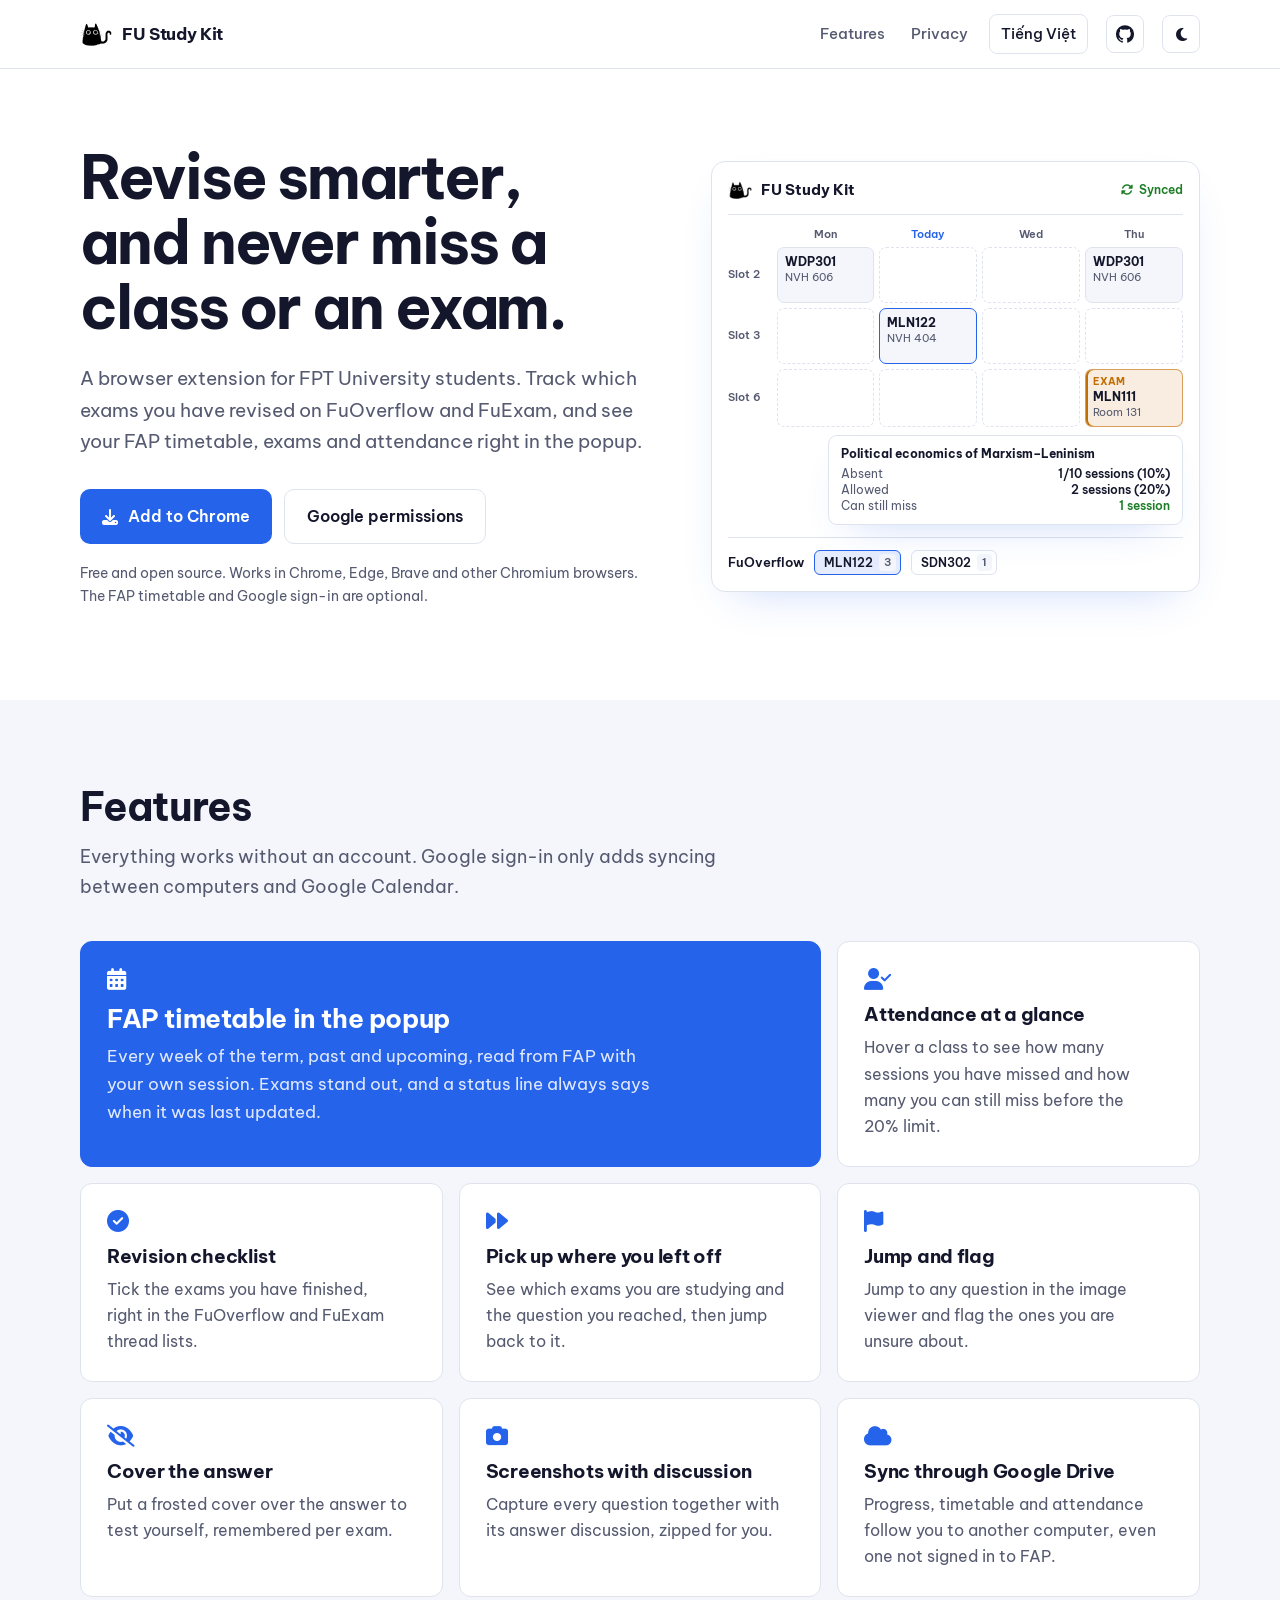
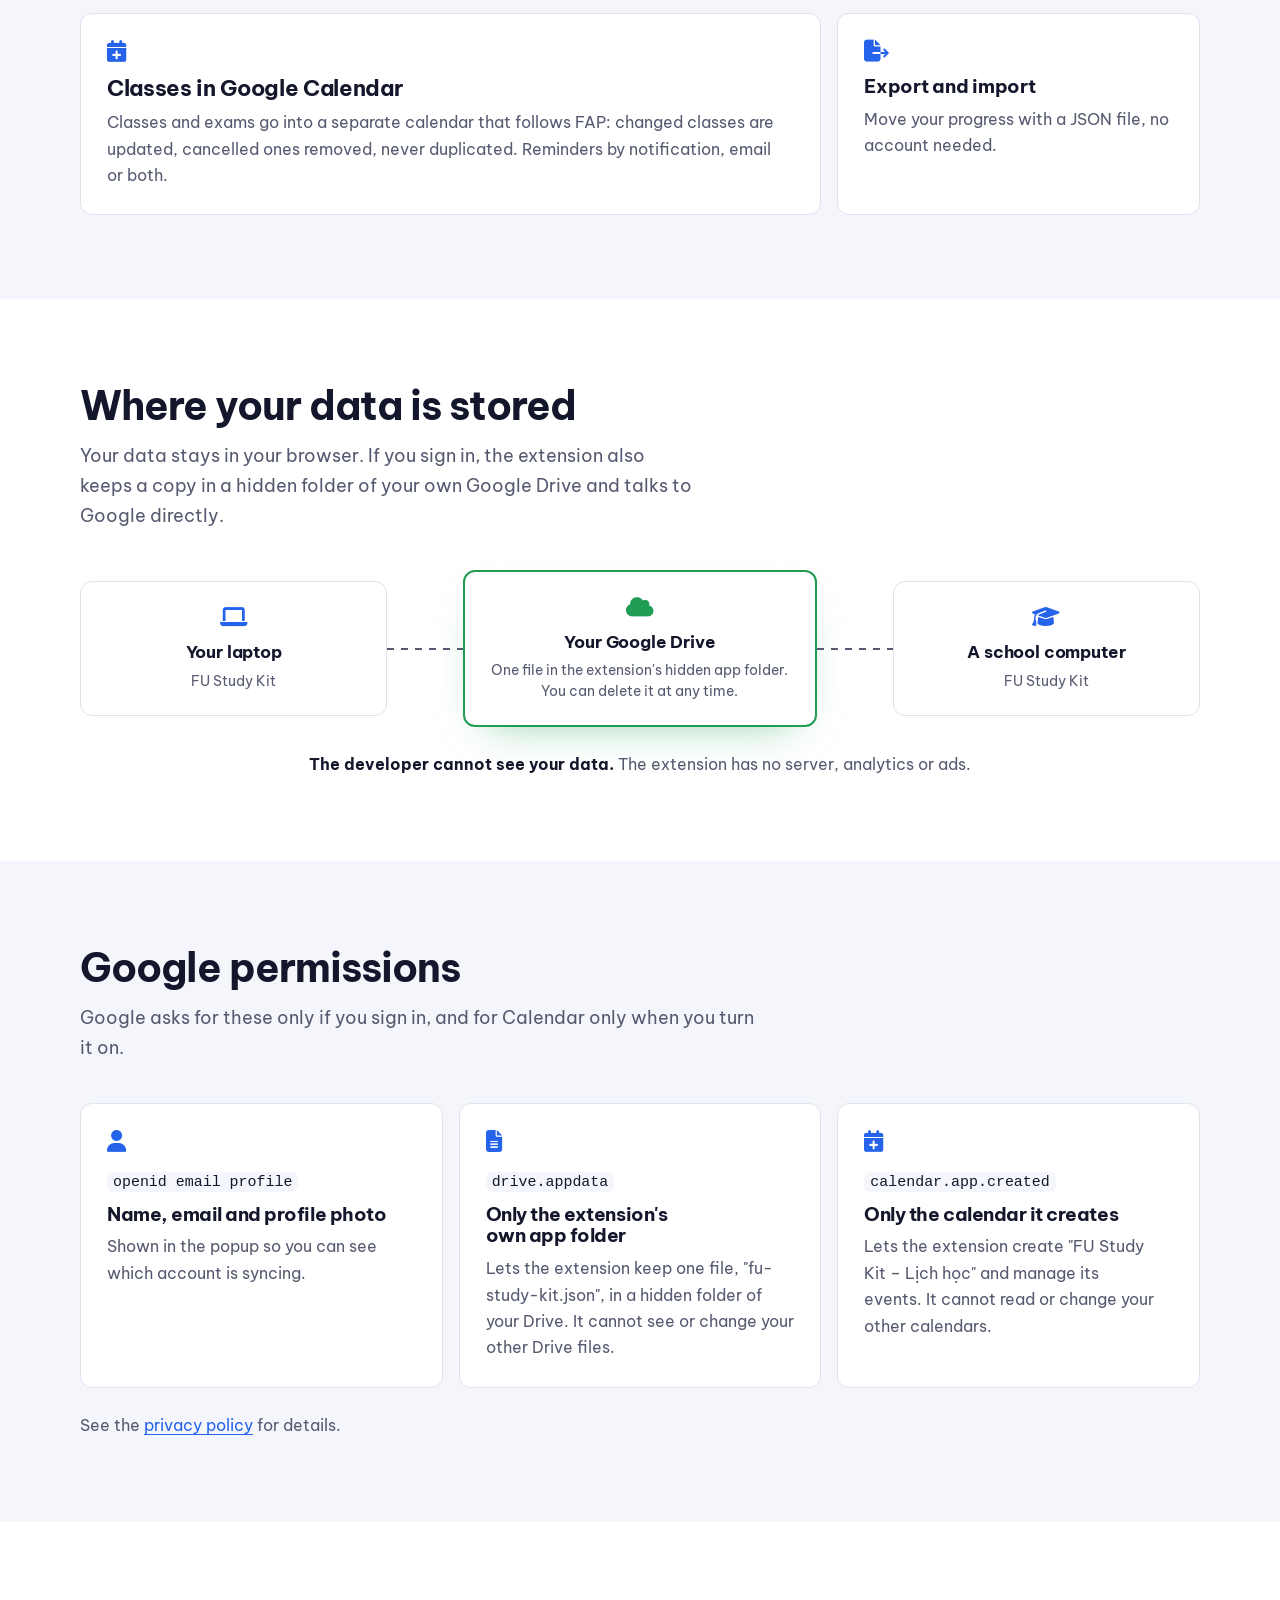
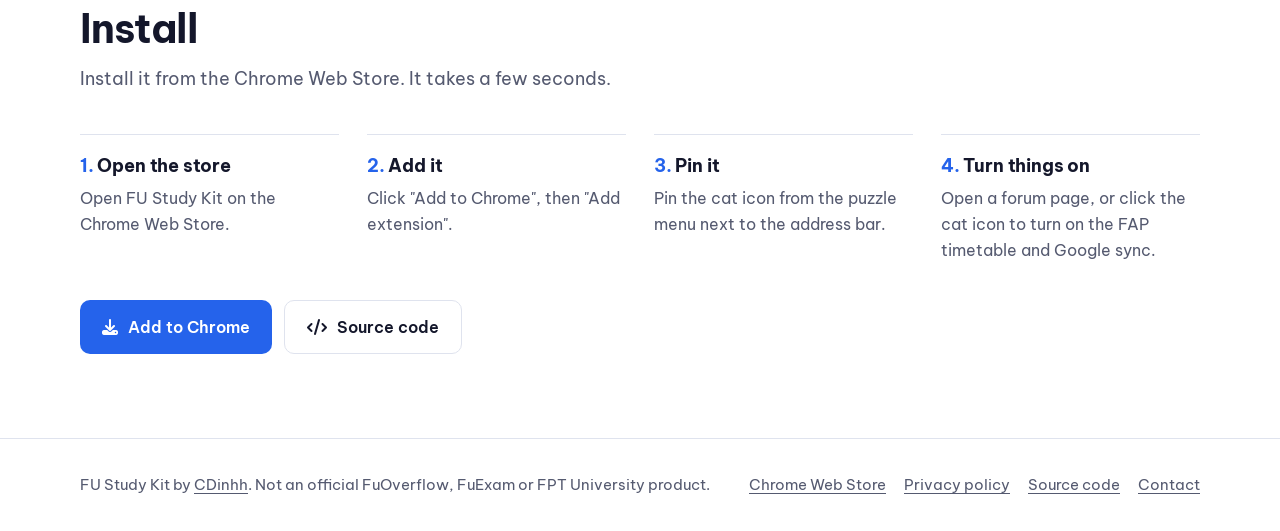
<file: docs/index.html>
<!DOCTYPE html>
<html lang="en">

<head>
    <meta charset="UTF-8">
    <meta name="viewport" content="width=device-width, initial-scale=1">
    <meta name="google-site-verification" content="4THz7EFTzZwPEtGQkziAWZdnXijk4Wt-ieP6y3-kEX8">
    <title>FU Study Kit</title>
    <meta name="description" content="A free, open source browser extension for FPT University students: track exam revision on FuOverflow and FuExam, and see your FAP timetable, exams and attendance in the popup.">
    <link rel="canonical" href="https://cdinhh.github.io/Extension-FU-Study-Kit/">
    <link rel="alternate" hreflang="en" href="https://cdinhh.github.io/Extension-FU-Study-Kit/">
    <link rel="alternate" hreflang="vi" href="https://cdinhh.github.io/Extension-FU-Study-Kit/vi/">
    <meta property="og:title" content="FU Study Kit">
    <meta property="og:description" content="Exam revision checklist for FuOverflow and FuExam, and your FAP timetable, exams and attendance in one popup.">
    <meta property="og:image" content="https://cdinhh.github.io/Extension-FU-Study-Kit/logo.png">
    <link rel="icon" type="image/png" href="logo.png">
    <script src="theme.js"></script>
    <link rel="preconnect" href="https://fonts.googleapis.com">
    <link rel="preconnect" href="https://fonts.gstatic.com" crossorigin>
    <link rel="stylesheet" href="https://fonts.googleapis.com/css2?family=Be+Vietnam+Pro:wght@400;500;600;700&display=swap">
    <link rel="stylesheet" href="style.css">
</head>

<body>
    <a class="skip" href="#main">Skip to content</a>

    <header class="site-head">
        <div class="wrap">
            <a class="mark" href="./"><img src="logo.png" alt="FU Study Kit" width="32" height="32"><span>FU Study Kit</span></a>
            <nav class="nav" aria-label="Main">
                <a href="#features">Features</a>
                <a href="privacy.html">Privacy</a>
                <a class="lang" href="vi/" hreflang="vi" lang="vi">Tiếng Việt</a>
            </nav>
            <a class="head-btn" href="https://github.com/CDinhh/Extension-FU-Study-Kit" aria-label="GitHub repository" title="GitHub repository"><svg viewBox="0 0 24 24" width="18" height="18" fill="currentColor" aria-hidden="true"><path d="M12 .3a12 12 0 0 0-3.8 23.38c.6.12.83-.26.83-.58v-2.03c-3.34.73-4.04-1.61-4.04-1.61-.55-1.39-1.33-1.76-1.33-1.76-1.09-.74.08-.73.08-.73 1.2.09 1.84 1.24 1.84 1.24 1.07 1.83 2.81 1.3 3.5 1 .1-.78.42-1.31.76-1.61-2.67-.3-5.47-1.33-5.47-5.93 0-1.31.47-2.38 1.24-3.22-.13-.3-.54-1.52.1-3.18 0 0 1-.32 3.3 1.23a11.5 11.5 0 0 1 6 0c2.28-1.55 3.29-1.23 3.29-1.23.64 1.66.23 2.88.12 3.18a4.65 4.65 0 0 1 1.23 3.22c0 4.61-2.8 5.63-5.48 5.92.42.37.81 1.1.81 2.22v3.29c0 .32.21.7.82.58A12 12 0 0 0 12 .3"/></svg></a>
            <button class="theme-toggle" type="button" hidden aria-pressed="false" aria-label="Dark mode" title="Dark mode"><i class="fa-solid fa-moon" aria-hidden="true"></i><i class="fa-solid fa-sun" aria-hidden="true"></i></button>
        </div>
    </header>

    <main id="main">
        <section class="hero">
            <div class="wrap">
                <div>
                    <h1>Revise smarter, and never miss a class or an exam.</h1>
                    <p class="lede">A browser extension for FPT University students. Track which exams you have revised on FuOverflow and FuExam, and see your FAP timetable, exams and attendance right in the popup.</p>
                    <div class="cta">
                        <a class="btn btn-primary" href="https://chromewebstore.google.com/detail/galbpjelfcjibchlldbobcghedbccoke"><i class="fa-solid fa-download" aria-hidden="true"></i>Add to Chrome</a>
                        <a class="btn btn-ghost" href="#permissions">Google permissions</a>
                    </div>
                    <p class="fine">Free and open source. Works in Chrome, Edge, Brave and other Chromium browsers. The FAP timetable and Google sign-in are optional.</p>
                </div>

                <div class="mock" role="img" aria-label="Illustration of the extension popup: a weekly timetable with an exam slot, a tooltip showing a course's attendance, and the subjects revised on FuOverflow.">
                    <div class="mock-head">
                        <img src="logo.png" alt="" width="24" height="24">
                        FU Study Kit
                        <span class="sync-pill"><i class="fa-solid fa-rotate" aria-hidden="true"></i>Synced</span>
                    </div>
                    <div class="mock-tt">
                        <span></span>
                        <span class="day">Mon</span>
                        <span class="day today">Today</span>
                        <span class="day">Wed</span>
                        <span class="day">Thu</span>
                        <span class="slot">Slot 2</span>
                        <div class="c"><b>WDP301</b>NVH 606</div>
                        <div class="c empty"></div>
                        <div class="c empty"></div>
                        <div class="c"><b>WDP301</b>NVH 606</div>
                        <span class="slot">Slot 3</span>
                        <div class="c empty"></div>
                        <div class="c hover"><b>MLN122</b>NVH 404</div>
                        <div class="c empty"></div>
                        <div class="c empty"></div>
                        <span class="slot">Slot 6</span>
                        <div class="c empty"></div>
                        <div class="c empty"></div>
                        <div class="c empty"></div>
                        <div class="c exam"><i>EXAM</i><b>MLN111</b>Room 131</div>
                    </div>
                    <div class="mock-tip">
                        <b>Political economics of Marxism–Leninism</b>
                        <span>Absent <em>1/10 sessions (10%)</em></span>
                        <span>Allowed <em>2 sessions (20%)</em></span>
                        <span>Can still miss <em class="ok">1 session</em></span>
                    </div>
                    <div class="mock-sites">
                        FuOverflow
                        <span class="chip on">MLN122 <span>3</span></span>
                        <span class="chip">SDN302 <span>1</span></span>
                    </div>
                </div>
            </div>
        </section>

        <section class="section alt" id="features">
            <div class="wrap">
                <div class="section-head in">
                    <h2>Features</h2>
                    <p>Everything works without an account. Google sign-in only adds syncing between computers and Google Calendar.</p>
                </div>
                <div class="bento">
                    <article class="tile wide in">
                        <i class="icon fa-solid fa-calendar-days" aria-hidden="true"></i>
                        <h3>FAP timetable in the popup</h3>
                        <p>Every week of the term, past and upcoming, read from FAP with your own session. Exams stand out, and a status line always says when it was last updated.</p>
                    </article>
                    <article class="tile in">
                        <i class="icon fa-solid fa-user-check" aria-hidden="true"></i>
                        <h3>Attendance at a glance</h3>
                        <p>Hover a class to see how many sessions you have missed and how many you can still miss before the 20% limit.</p>
                    </article>
                    <article class="tile in">
                        <i class="icon fa-solid fa-circle-check" aria-hidden="true"></i>
                        <h3>Revision checklist</h3>
                        <p>Tick the exams you have finished, right in the FuOverflow and FuExam thread lists.</p>
                    </article>
                    <article class="tile in">
                        <i class="icon fa-solid fa-forward" aria-hidden="true"></i>
                        <h3>Pick up where you left off</h3>
                        <p>See which exams you are studying and the question you reached, then jump back to it.</p>
                    </article>
                    <article class="tile in">
                        <i class="icon fa-solid fa-flag" aria-hidden="true"></i>
                        <h3>Jump and flag</h3>
                        <p>Jump to any question in the image viewer and flag the ones you are unsure about.</p>
                    </article>
                    <article class="tile in">
                        <i class="icon fa-solid fa-eye-slash" aria-hidden="true"></i>
                        <h3>Cover the answer</h3>
                        <p>Put a frosted cover over the answer to test yourself, remembered per exam.</p>
                    </article>
                    <article class="tile in">
                        <i class="icon fa-solid fa-camera" aria-hidden="true"></i>
                        <h3>Screenshots with discussion</h3>
                        <p>Capture every question together with its answer discussion, zipped for you.</p>
                    </article>
                    <article class="tile in">
                        <i class="icon fa-solid fa-cloud" aria-hidden="true"></i>
                        <h3>Sync through Google Drive</h3>
                        <p>Progress, timetable and attendance follow you to another computer, even one not signed in to FAP.</p>
                    </article>
                    <article class="tile span in">
                        <i class="icon fa-solid fa-calendar-plus" aria-hidden="true"></i>
                        <h3>Classes in Google Calendar</h3>
                        <p>Classes and exams go into a separate calendar that follows FAP: changed classes are updated, cancelled ones removed, never duplicated. Reminders by notification, email or both.</p>
                    </article>
                    <article class="tile in">
                        <i class="icon fa-solid fa-file-export" aria-hidden="true"></i>
                        <h3>Export and import</h3>
                        <p>Move your progress with a JSON file, no account needed.</p>
                    </article>
                </div>
            </div>
        </section>

        <section class="section" id="sync">
            <div class="wrap">
                <div class="section-head in">
                    <h2>Where your data is stored</h2>
                    <p>Your data stays in your browser. If you sign in, the extension also keeps a copy in a hidden folder of your own Google Drive and talks to Google directly.</p>
                </div>
                <div class="flow in">
                    <div class="node">
                        <i class="icon fa-solid fa-laptop" aria-hidden="true"></i>
                        <strong>Your laptop</strong>
                        <small>FU Study Kit</small>
                    </div>
                    <div class="pipe" aria-hidden="true"></div>
                    <div class="node home">
                        <i class="icon fa-solid fa-cloud" aria-hidden="true"></i>
                        <strong>Your Google Drive</strong>
                        <small>One file in the extension's hidden app folder. You can delete it at any time.</small>
                    </div>
                    <div class="pipe rev" aria-hidden="true"></div>
                    <div class="node">
                        <i class="icon fa-solid fa-graduation-cap" aria-hidden="true"></i>
                        <strong>A school computer</strong>
                        <small>FU Study Kit</small>
                    </div>
                </div>
                <p class="flow-note in"><b>The developer cannot see your data.</b> The extension has no server, analytics or ads.</p>
            </div>
        </section>

        <section class="section alt" id="permissions">
            <div class="wrap">
                <div class="section-head in">
                    <h2>Google permissions</h2>
                    <p>Google asks for these only if you sign in, and for Calendar only when you turn it on.</p>
                </div>
                <div class="perm">
                    <article class="in">
                        <i class="icon fa-solid fa-user" aria-hidden="true"></i>
                        <code>openid email profile</code>
                        <h3>Name, email and profile photo</h3>
                        <p>Shown in the popup so you can see which account is syncing.</p>
                    </article>
                    <article class="in">
                        <i class="icon fa-solid fa-file-lines" aria-hidden="true"></i>
                        <code>drive.appdata</code>
                        <h3>Only the extension's own app folder</h3>
                        <p>Lets the extension keep one file, "fu-study-kit.json", in a hidden folder of your Drive. It cannot see or change your other Drive files.</p>
                    </article>
                    <article class="in">
                        <i class="icon fa-solid fa-calendar-plus" aria-hidden="true"></i>
                        <code>calendar.app.created</code>
                        <h3>Only the calendar it creates</h3>
                        <p>Lets the extension create "FU Study Kit – Lịch học" and manage its events. It cannot read or change your other calendars.</p>
                    </article>
                </div>
                <p class="more in">See the <a href="privacy.html">privacy policy</a> for details.</p>
            </div>
        </section>

        <section class="section" id="install">
            <div class="wrap">
                <div class="section-head in">
                    <h2>Install</h2>
                    <p>Install it from the Chrome Web Store. It takes a few seconds.</p>
                </div>
                <ol class="steps in">
                    <li><b>Open the store</b>Open FU Study Kit on the Chrome Web Store.</li>
                    <li><b>Add it</b>Click "Add to Chrome", then "Add extension".</li>
                    <li><b>Pin it</b>Pin the cat icon from the puzzle menu next to the address bar.</li>
                    <li><b>Turn things on</b>Open a forum page, or click the cat icon to turn on the FAP timetable and Google sync.</li>
                </ol>
                <div class="steps-cta cta">
                    <a class="btn btn-primary" href="https://chromewebstore.google.com/detail/galbpjelfcjibchlldbobcghedbccoke"><i class="fa-solid fa-download" aria-hidden="true"></i>Add to Chrome</a>
                    <a class="btn btn-ghost" href="https://github.com/CDinhh/Extension-FU-Study-Kit"><i class="fa-solid fa-code" aria-hidden="true"></i>Source code</a>
                </div>
            </div>
        </section>
    </main>

    <footer class="site-foot">
        <div class="wrap">
            <span>FU Study Kit by <a href="https://github.com/CDinhh">CDinhh</a>. Not an official FuOverflow, FuExam or FPT University product.</span>
            <nav aria-label="Footer">
                <a href="https://chromewebstore.google.com/detail/galbpjelfcjibchlldbobcghedbccoke">Chrome Web Store</a>
                <a href="privacy.html">Privacy policy</a>
                <a href="https://github.com/CDinhh/Extension-FU-Study-Kit">Source code</a>
                <a href="https://github.com/CDinhh/Extension-FU-Study-Kit/issues">Contact</a>
            </nav>
        </div>
    </footer>
</body>

</html>
</file>
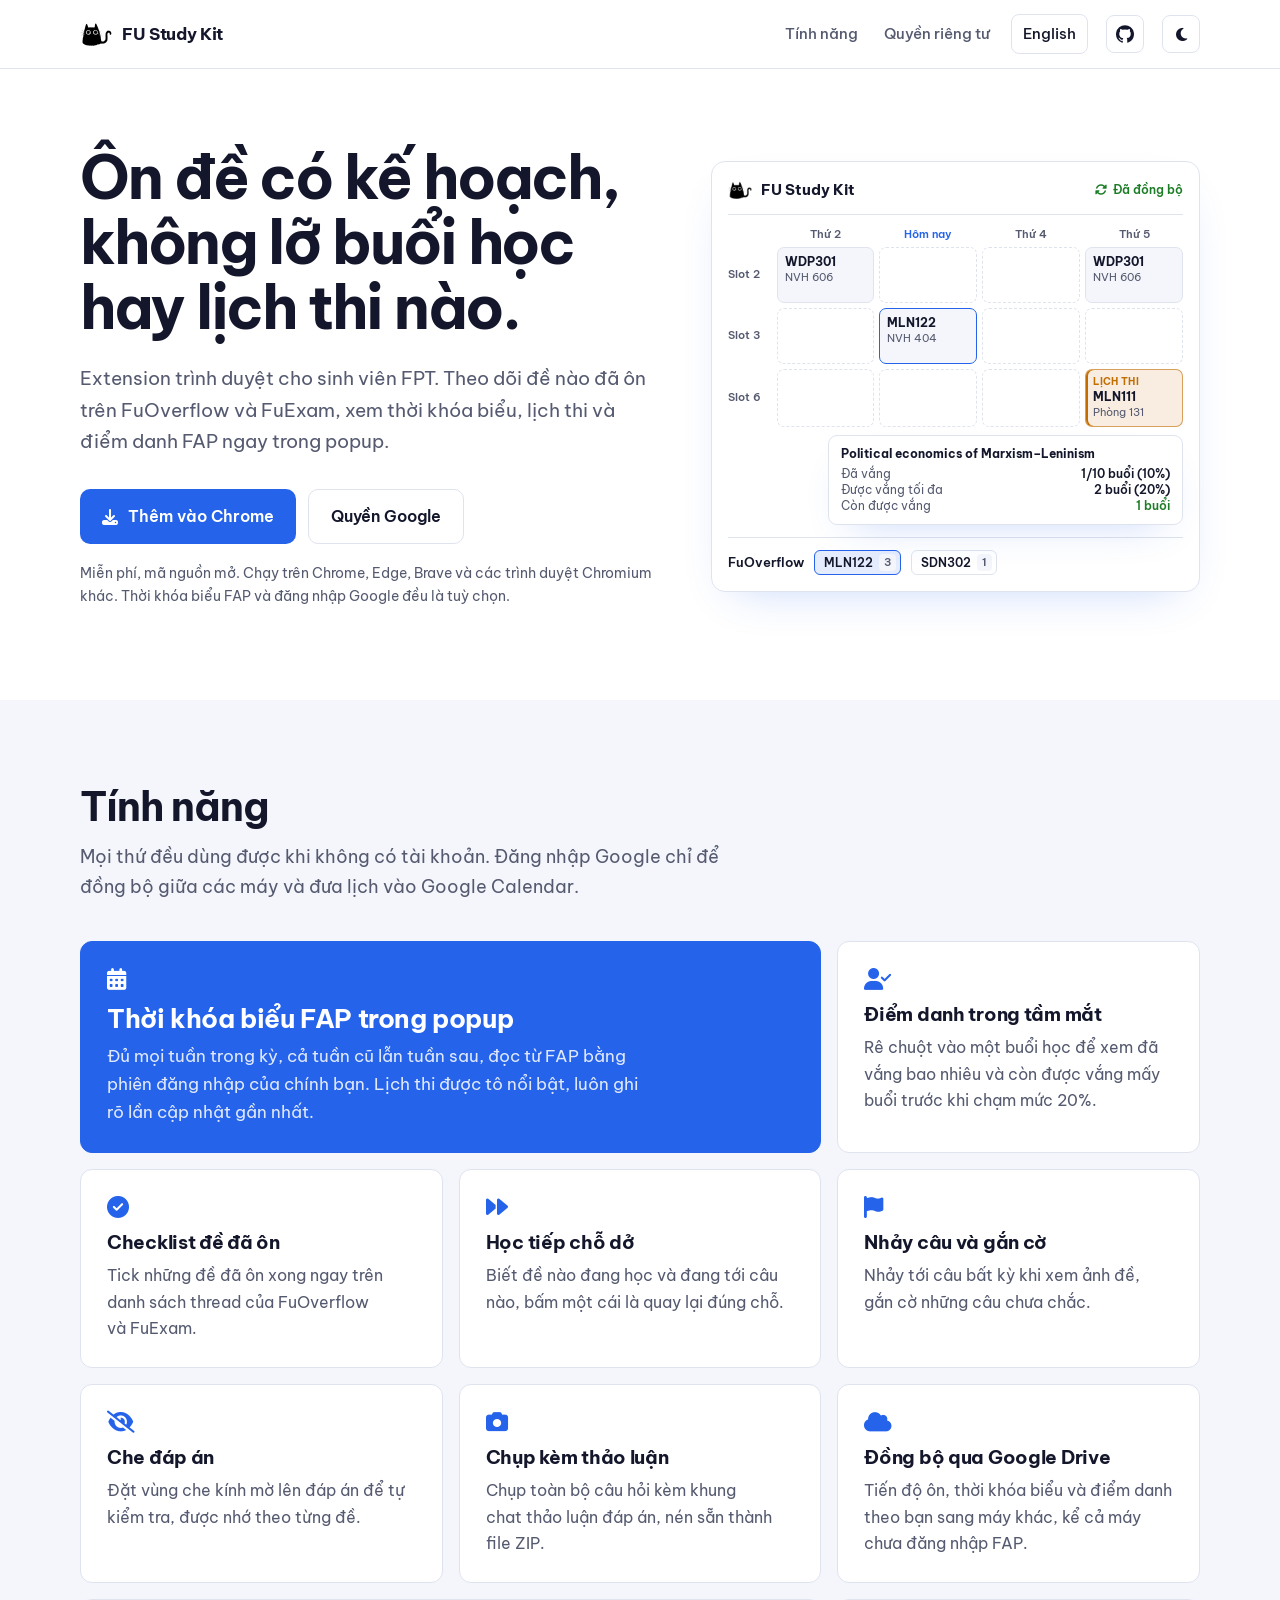
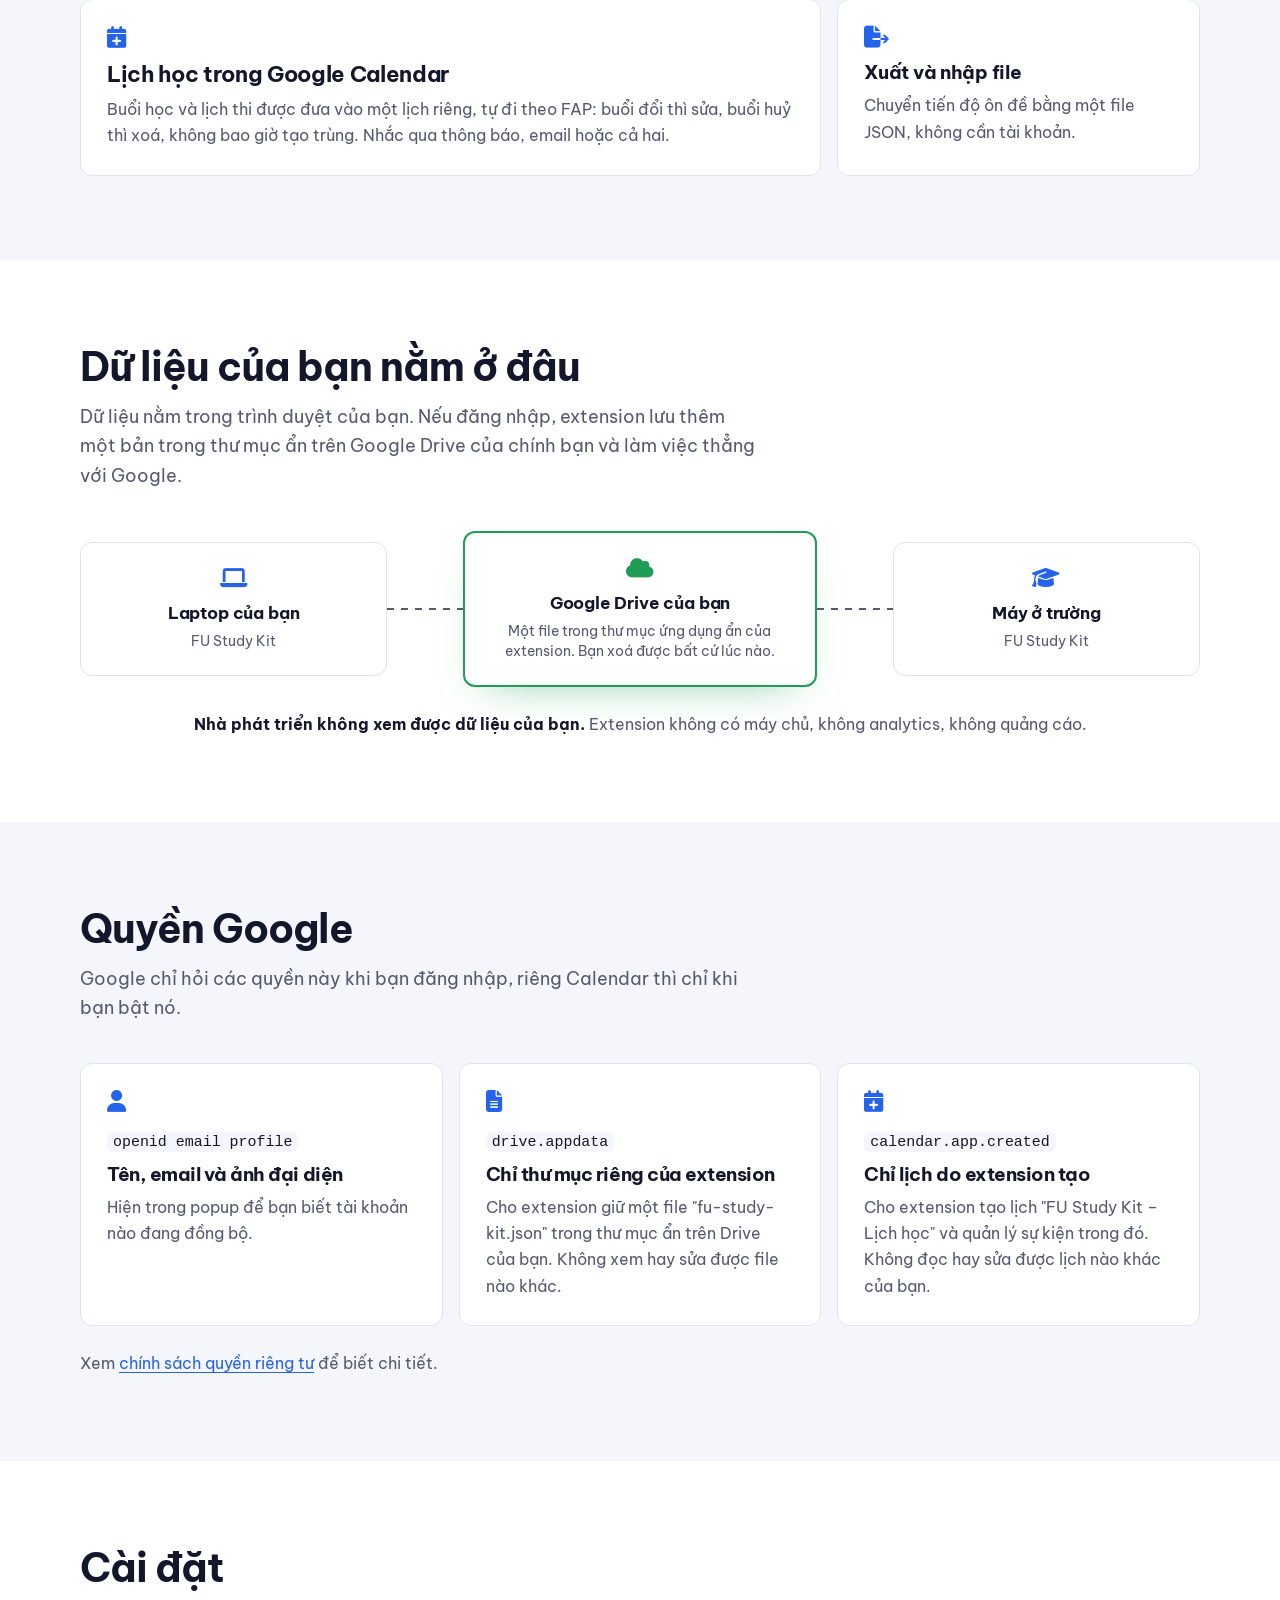
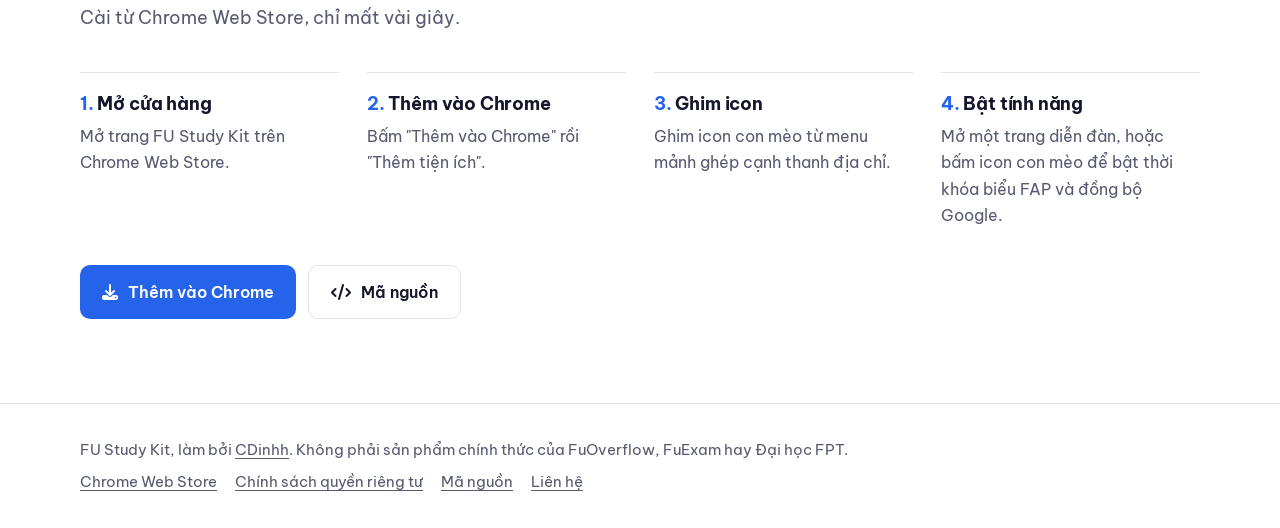
<file: docs/vi/index.html>
<!DOCTYPE html>
<html lang="vi">

<head>
    <meta charset="UTF-8">
    <meta name="viewport" content="width=device-width, initial-scale=1">
    <title>FU Study Kit</title>
    <meta name="description" content="Extension miễn phí, mã nguồn mở cho sinh viên FPT: theo dõi việc ôn đề trên FuOverflow và FuExam, xem thời khóa biểu, lịch thi và điểm danh FAP ngay trong popup.">
    <link rel="canonical" href="https://cdinhh.github.io/Extension-FU-Study-Kit/vi/">
    <link rel="alternate" hreflang="en" href="https://cdinhh.github.io/Extension-FU-Study-Kit/">
    <link rel="alternate" hreflang="vi" href="https://cdinhh.github.io/Extension-FU-Study-Kit/vi/">
    <meta property="og:title" content="FU Study Kit">
    <meta property="og:description" content="Checklist ôn đề cho FuOverflow và FuExam, cùng thời khóa biểu, lịch thi và điểm danh FAP trong một popup.">
    <meta property="og:image" content="https://cdinhh.github.io/Extension-FU-Study-Kit/logo.png">
    <link rel="icon" type="image/png" href="../logo.png">
    <script src="../theme.js"></script>
    <link rel="preconnect" href="https://fonts.googleapis.com">
    <link rel="preconnect" href="https://fonts.gstatic.com" crossorigin>
    <link rel="stylesheet" href="https://fonts.googleapis.com/css2?family=Be+Vietnam+Pro:wght@400;500;600;700&display=swap">
    <link rel="stylesheet" href="../style.css">
</head>

<body>
    <a class="skip" href="#main">Bỏ qua tới nội dung</a>

    <header class="site-head">
        <div class="wrap">
            <a class="mark" href="./"><img src="../logo.png" alt="FU Study Kit" width="32" height="32"><span>FU Study Kit</span></a>
            <nav class="nav" aria-label="Chính">
                <a href="#features">Tính năng</a>
                <a href="privacy.html">Quyền riêng tư</a>
                <a class="lang" href="../" hreflang="en" lang="en">English</a>
            </nav>
            <a class="head-btn" href="https://github.com/CDinhh/Extension-FU-Study-Kit" aria-label="Kho mã nguồn trên GitHub" title="Kho mã nguồn trên GitHub"><svg viewBox="0 0 24 24" width="18" height="18" fill="currentColor" aria-hidden="true"><path d="M12 .3a12 12 0 0 0-3.8 23.38c.6.12.83-.26.83-.58v-2.03c-3.34.73-4.04-1.61-4.04-1.61-.55-1.39-1.33-1.76-1.33-1.76-1.09-.74.08-.73.08-.73 1.2.09 1.84 1.24 1.84 1.24 1.07 1.83 2.81 1.3 3.5 1 .1-.78.42-1.31.76-1.61-2.67-.3-5.47-1.33-5.47-5.93 0-1.31.47-2.38 1.24-3.22-.13-.3-.54-1.52.1-3.18 0 0 1-.32 3.3 1.23a11.5 11.5 0 0 1 6 0c2.28-1.55 3.29-1.23 3.29-1.23.64 1.66.23 2.88.12 3.18a4.65 4.65 0 0 1 1.23 3.22c0 4.61-2.8 5.63-5.48 5.92.42.37.81 1.1.81 2.22v3.29c0 .32.21.7.82.58A12 12 0 0 0 12 .3"/></svg></a>
            <button class="theme-toggle" type="button" hidden aria-pressed="false" aria-label="Giao diện tối" title="Giao diện tối"><i class="fa-solid fa-moon" aria-hidden="true"></i><i class="fa-solid fa-sun" aria-hidden="true"></i></button>
        </div>
    </header>

    <main id="main">
        <section class="hero">
            <div class="wrap">
                <div>
                    <h1>Ôn đề có kế hoạch, không lỡ buổi học hay lịch thi nào.</h1>
                    <p class="lede">Extension trình duyệt cho sinh viên FPT. Theo dõi đề nào đã ôn trên FuOverflow và FuExam, xem thời khóa biểu, lịch thi và điểm danh FAP ngay trong popup.</p>
                    <div class="cta">
                        <a class="btn btn-primary" href="https://chromewebstore.google.com/detail/galbpjelfcjibchlldbobcghedbccoke"><i class="fa-solid fa-download" aria-hidden="true"></i>Thêm vào Chrome</a>
                        <a class="btn btn-ghost" href="#permissions">Quyền Google</a>
                    </div>
                    <p class="fine">Miễn phí, mã nguồn mở. Chạy trên Chrome, Edge, Brave và các trình duyệt Chromium khác. Thời khóa biểu FAP và đăng nhập Google đều là tuỳ chọn.</p>
                </div>

                <div class="mock" role="img" aria-label="Hình minh hoạ popup của extension: thời khóa biểu tuần có một buổi thi, tooltip điểm danh của một môn, và các môn đã ôn trên FuOverflow.">
                    <div class="mock-head">
                        <img src="../logo.png" alt="" width="24" height="24">
                        FU Study Kit
                        <span class="sync-pill"><i class="fa-solid fa-rotate" aria-hidden="true"></i>Đã đồng bộ</span>
                    </div>
                    <div class="mock-tt">
                        <span></span>
                        <span class="day">Thứ 2</span>
                        <span class="day today">Hôm nay</span>
                        <span class="day">Thứ 4</span>
                        <span class="day">Thứ 5</span>
                        <span class="slot">Slot 2</span>
                        <div class="c"><b>WDP301</b>NVH 606</div>
                        <div class="c empty"></div>
                        <div class="c empty"></div>
                        <div class="c"><b>WDP301</b>NVH 606</div>
                        <span class="slot">Slot 3</span>
                        <div class="c empty"></div>
                        <div class="c hover"><b>MLN122</b>NVH 404</div>
                        <div class="c empty"></div>
                        <div class="c empty"></div>
                        <span class="slot">Slot 6</span>
                        <div class="c empty"></div>
                        <div class="c empty"></div>
                        <div class="c empty"></div>
                        <div class="c exam"><i>LỊCH THI</i><b>MLN111</b>Phòng 131</div>
                    </div>
                    <div class="mock-tip">
                        <b>Political economics of Marxism–Leninism</b>
                        <span>Đã vắng <em>1/10 buổi (10%)</em></span>
                        <span>Được vắng tối đa <em>2 buổi (20%)</em></span>
                        <span>Còn được vắng <em class="ok">1 buổi</em></span>
                    </div>
                    <div class="mock-sites">
                        FuOverflow
                        <span class="chip on">MLN122 <span>3</span></span>
                        <span class="chip">SDN302 <span>1</span></span>
                    </div>
                </div>
            </div>
        </section>

        <section class="section alt" id="features">
            <div class="wrap">
                <div class="section-head in">
                    <h2>Tính năng</h2>
                    <p>Mọi thứ đều dùng được khi không có tài khoản. Đăng nhập Google chỉ để đồng bộ giữa các máy và đưa lịch vào Google Calendar.</p>
                </div>
                <div class="bento">
                    <article class="tile wide in">
                        <i class="icon fa-solid fa-calendar-days" aria-hidden="true"></i>
                        <h3>Thời khóa biểu FAP trong popup</h3>
                        <p>Đủ mọi tuần trong kỳ, cả tuần cũ lẫn tuần sau, đọc từ FAP bằng phiên đăng nhập của chính bạn. Lịch thi được tô nổi bật, luôn ghi rõ lần cập nhật gần nhất.</p>
                    </article>
                    <article class="tile in">
                        <i class="icon fa-solid fa-user-check" aria-hidden="true"></i>
                        <h3>Điểm danh trong tầm mắt</h3>
                        <p>Rê chuột vào một buổi học để xem đã vắng bao nhiêu và còn được vắng mấy buổi trước khi chạm mức 20%.</p>
                    </article>
                    <article class="tile in">
                        <i class="icon fa-solid fa-circle-check" aria-hidden="true"></i>
                        <h3>Checklist đề đã ôn</h3>
                        <p>Tick những đề đã ôn xong ngay trên danh sách thread của FuOverflow và FuExam.</p>
                    </article>
                    <article class="tile in">
                        <i class="icon fa-solid fa-forward" aria-hidden="true"></i>
                        <h3>Học tiếp chỗ dở</h3>
                        <p>Biết đề nào đang học và đang tới câu nào, bấm một cái là quay lại đúng chỗ.</p>
                    </article>
                    <article class="tile in">
                        <i class="icon fa-solid fa-flag" aria-hidden="true"></i>
                        <h3>Nhảy câu và gắn cờ</h3>
                        <p>Nhảy tới câu bất kỳ khi xem ảnh đề, gắn cờ những câu chưa chắc.</p>
                    </article>
                    <article class="tile in">
                        <i class="icon fa-solid fa-eye-slash" aria-hidden="true"></i>
                        <h3>Che đáp án</h3>
                        <p>Đặt vùng che kính mờ lên đáp án để tự kiểm tra, được nhớ theo từng đề.</p>
                    </article>
                    <article class="tile in">
                        <i class="icon fa-solid fa-camera" aria-hidden="true"></i>
                        <h3>Chụp kèm thảo luận</h3>
                        <p>Chụp toàn bộ câu hỏi kèm khung chat thảo luận đáp án, nén sẵn thành file ZIP.</p>
                    </article>
                    <article class="tile in">
                        <i class="icon fa-solid fa-cloud" aria-hidden="true"></i>
                        <h3>Đồng bộ qua Google Drive</h3>
                        <p>Tiến độ ôn, thời khóa biểu và điểm danh theo bạn sang máy khác, kể cả máy chưa đăng nhập FAP.</p>
                    </article>
                    <article class="tile span in">
                        <i class="icon fa-solid fa-calendar-plus" aria-hidden="true"></i>
                        <h3>Lịch học trong Google Calendar</h3>
                        <p>Buổi học và lịch thi được đưa vào một lịch riêng, tự đi theo FAP: buổi đổi thì sửa, buổi huỷ thì xoá, không bao giờ tạo trùng. Nhắc qua thông báo, email hoặc cả hai.</p>
                    </article>
                    <article class="tile in">
                        <i class="icon fa-solid fa-file-export" aria-hidden="true"></i>
                        <h3>Xuất và nhập file</h3>
                        <p>Chuyển tiến độ ôn đề bằng một file JSON, không cần tài khoản.</p>
                    </article>
                </div>
            </div>
        </section>

        <section class="section" id="sync">
            <div class="wrap">
                <div class="section-head in">
                    <h2>Dữ liệu của bạn nằm ở đâu</h2>
                    <p>Dữ liệu nằm trong trình duyệt của bạn. Nếu đăng nhập, extension lưu thêm một bản trong thư mục ẩn trên Google Drive của chính bạn và làm việc thẳng với Google.</p>
                </div>
                <div class="flow in">
                    <div class="node">
                        <i class="icon fa-solid fa-laptop" aria-hidden="true"></i>
                        <strong>Laptop của bạn</strong>
                        <small>FU Study Kit</small>
                    </div>
                    <div class="pipe" aria-hidden="true"></div>
                    <div class="node home">
                        <i class="icon fa-solid fa-cloud" aria-hidden="true"></i>
                        <strong>Google Drive của bạn</strong>
                        <small>Một file trong thư mục ứng dụng ẩn của extension. Bạn xoá được bất cứ lúc nào.</small>
                    </div>
                    <div class="pipe rev" aria-hidden="true"></div>
                    <div class="node">
                        <i class="icon fa-solid fa-graduation-cap" aria-hidden="true"></i>
                        <strong>Máy ở trường</strong>
                        <small>FU Study Kit</small>
                    </div>
                </div>
                <p class="flow-note in"><b>Nhà phát triển không xem được dữ liệu của bạn.</b> Extension không có máy chủ, không analytics, không quảng cáo.</p>
            </div>
        </section>

        <section class="section alt" id="permissions">
            <div class="wrap">
                <div class="section-head in">
                    <h2>Quyền Google</h2>
                    <p>Google chỉ hỏi các quyền này khi bạn đăng nhập, riêng Calendar thì chỉ khi bạn bật nó.</p>
                </div>
                <div class="perm">
                    <article class="in">
                        <i class="icon fa-solid fa-user" aria-hidden="true"></i>
                        <code>openid email profile</code>
                        <h3>Tên, email và ảnh đại diện</h3>
                        <p>Hiện trong popup để bạn biết tài khoản nào đang đồng bộ.</p>
                    </article>
                    <article class="in">
                        <i class="icon fa-solid fa-file-lines" aria-hidden="true"></i>
                        <code>drive.appdata</code>
                        <h3>Chỉ thư mục riêng của extension</h3>
                        <p>Cho extension giữ một file "fu-study-kit.json" trong thư mục ẩn trên Drive của bạn. Không xem hay sửa được file nào khác.</p>
                    </article>
                    <article class="in">
                        <i class="icon fa-solid fa-calendar-plus" aria-hidden="true"></i>
                        <code>calendar.app.created</code>
                        <h3>Chỉ lịch do extension tạo</h3>
                        <p>Cho extension tạo lịch "FU Study Kit – Lịch học" và quản lý sự kiện trong đó. Không đọc hay sửa được lịch nào khác của bạn.</p>
                    </article>
                </div>
                <p class="more in">Xem <a href="privacy.html">chính sách quyền riêng tư</a> để biết chi tiết.</p>
            </div>
        </section>

        <section class="section" id="install">
            <div class="wrap">
                <div class="section-head in">
                    <h2>Cài đặt</h2>
                    <p>Cài từ Chrome Web Store, chỉ mất vài giây.</p>
                </div>
                <ol class="steps in">
                    <li><b>Mở cửa hàng</b>Mở trang FU Study Kit trên Chrome Web Store.</li>
                    <li><b>Thêm vào Chrome</b>Bấm "Thêm vào Chrome" rồi "Thêm tiện ích".</li>
                    <li><b>Ghim icon</b>Ghim icon con mèo từ menu mảnh ghép cạnh thanh địa chỉ.</li>
                    <li><b>Bật tính năng</b>Mở một trang diễn đàn, hoặc bấm icon con mèo để bật thời khóa biểu FAP và đồng bộ Google.</li>
                </ol>
                <div class="steps-cta cta">
                    <a class="btn btn-primary" href="https://chromewebstore.google.com/detail/galbpjelfcjibchlldbobcghedbccoke"><i class="fa-solid fa-download" aria-hidden="true"></i>Thêm vào Chrome</a>
                    <a class="btn btn-ghost" href="https://github.com/CDinhh/Extension-FU-Study-Kit"><i class="fa-solid fa-code" aria-hidden="true"></i>Mã nguồn</a>
                </div>
            </div>
        </section>
    </main>

    <footer class="site-foot">
        <div class="wrap">
            <span>FU Study Kit, làm bởi <a href="https://github.com/CDinhh">CDinhh</a>. Không phải sản phẩm chính thức của FuOverflow, FuExam hay Đại học FPT.</span>
            <nav aria-label="Chân trang">
                <a href="https://chromewebstore.google.com/detail/galbpjelfcjibchlldbobcghedbccoke">Chrome Web Store</a>
                <a href="privacy.html">Chính sách quyền riêng tư</a>
                <a href="https://github.com/CDinhh/Extension-FU-Study-Kit">Mã nguồn</a>
                <a href="https://github.com/CDinhh/Extension-FU-Study-Kit/issues">Liên hệ</a>
            </nav>
        </div>
    </footer>
</body>

</html>
</file>
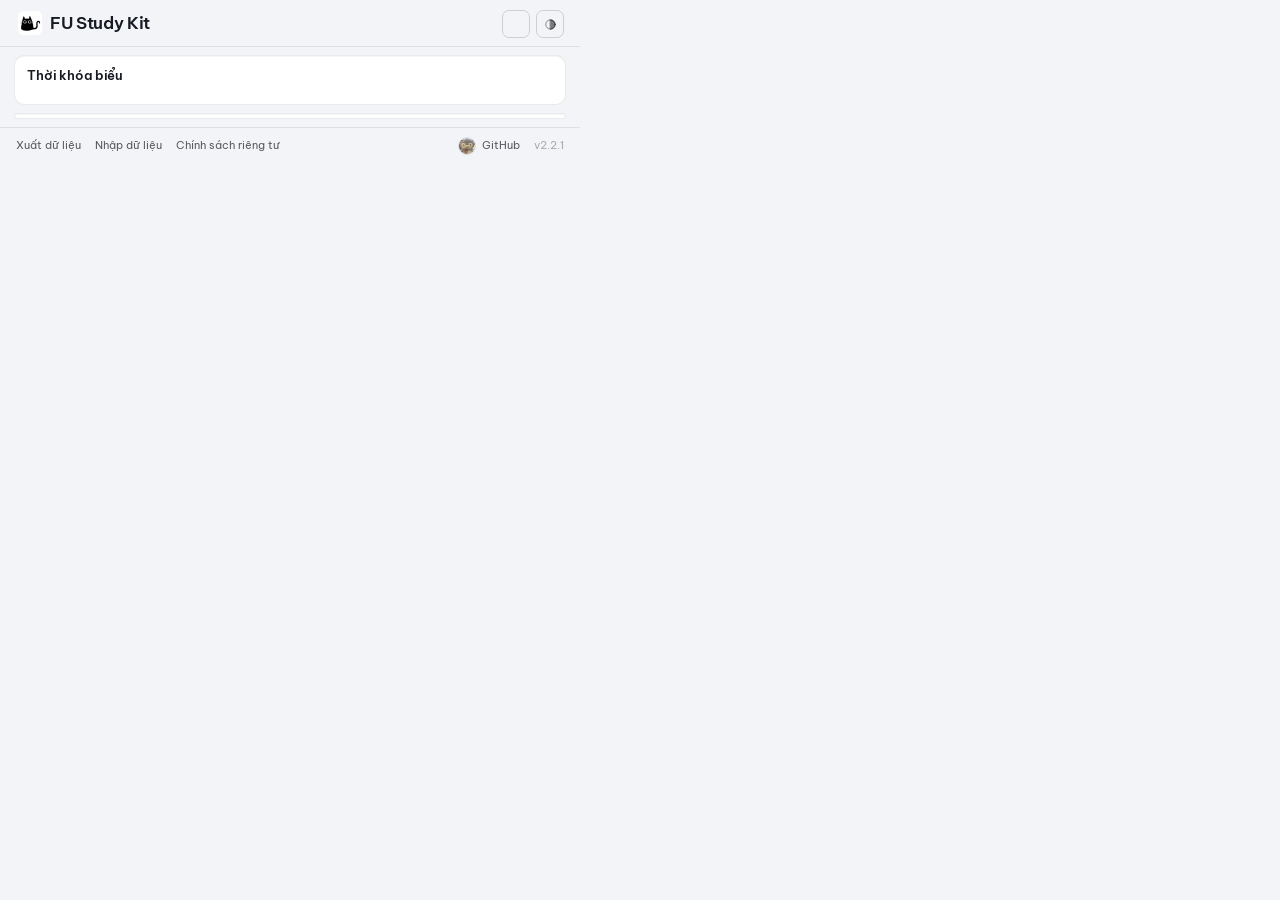
<file: popup.html>
<!doctype html>
<html lang="vi">
  <head>
    <meta charset="utf-8" />
    <title>FU Study Kit</title>
    <link rel="stylesheet" href="popup.css" />
  </head>
  <body>
    <main class="pp">
      <header class="pp-head">
        <h1><img src="assets/icons/icon-48.png" alt="" width="24" height="24" />FU Study Kit</h1>
        <div class="pp-head__tools">
          <button type="button" class="pp-tt__refresh pp-acct" id="acct" aria-label="Đồng bộ Google Drive" data-tip-title="" data-tip=""></button>
          <div class="pp-menu" id="acctMenu" role="menu" hidden>
            <strong class="pp-menu__name" id="acctName"></strong>
            <span class="pp-menu__email" id="acctEmail"></span>

            <section class="pp-menu__sec">
              <div class="pp-menu__head">
                <span class="pp-menu__label">Google Drive</span>
                <button
                  type="button"
                  class="pp-help"
                  aria-label="Google Drive lưu gì"
                  data-tip-title="Đồng bộ Google Drive"
                  data-tip="Tiến độ ôn đề, tên đề, thời khóa biểu và điểm danh được lưu vào thư mục ẩn riêng của extension trên Drive của bạn, nên mở máy khác là có. Tự đồng bộ khi mở popup và vài giây sau mỗi thay đổi. Extension không đọc được file nào khác trong Drive."
                >?</button>
              </div>
              <p class="pp-menu__status" id="acctStatus" role="status"></p>
              <button type="button" class="pp-menu__btn is-primary" id="acctSync" role="menuitem">Đồng bộ ngay</button>
            </section>

            <section class="pp-menu__sec">
              <div class="pp-menu__head">
                <span class="pp-menu__label">Google Calendar</span>
                <button
                  type="button"
                  class="pp-help"
                  aria-label="Google Calendar hoạt động thế nào"
                  data-tip-title="Đưa lịch học vào Google Calendar"
                  data-tip="Buổi học và lịch thi được thêm vào một lịch riêng tên “FU Study Kit – Lịch học”, không đụng tới lịch của bạn. Lịch FAP đổi thì sự kiện tự sửa theo, buổi bị dời hoặc huỷ thì tự xoá, không tạo trùng. Xoá lịch đã thêm sẽ xoá cả lịch riêng đó."
                >?</button>
                <label class="pp-switch pp-menu__toggle">
                  <input type="checkbox" role="switch" id="calOn" aria-label="Đưa lịch học vào Google Calendar" />
                </label>
              </div>
              <div class="pp-menu__opts" id="calOpts" hidden>
                <label class="pp-menu__row">
                  <span>Buổi học</span>
                  <span class="pp-switch"><input type="checkbox" role="switch" id="calClasses" /></span>
                </label>
                <label class="pp-menu__row">
                  <span>Lịch thi</span>
                  <span class="pp-switch"><input type="checkbox" role="switch" id="calExams" /></span>
                </label>
                <label class="pp-menu__row">
                  <span>Nhắc qua</span>
                  <select id="calVia" class="pp-remind">
                    <option value="popup">Thông báo</option>
                    <option value="email">Email</option>
                    <option value="both">Thông báo + Email</option>
                  </select>
                </label>
                <label class="pp-menu__row">
                  <span>Nhắc buổi học trước</span>
                  <select id="calRemind" class="pp-remind"></select>
                </label>
                <label class="pp-menu__row">
                  <span>Nhắc lịch thi trước</span>
                  <select id="calRemindExam" class="pp-remind"></select>
                </label>
                <p class="pp-menu__status" id="calStatus" role="status"></p>
                <button type="button" class="pp-menu__btn is-danger" id="calClear" hidden>Xoá lịch đã thêm</button>
              </div>
            </section>

            <button type="button" class="pp-menu__btn pp-menu__logout" id="logout" role="menuitem">Đăng xuất</button>
          </div>
          <button type="button" class="pp-tt__refresh" id="theme" aria-label="Đổi giao diện sáng / tối" title="Đổi giao diện sáng / tối">
            <svg viewBox="0 0 24 24" aria-hidden="true">
              <circle cx="12" cy="12" r="7.5" />
              <path d="M12 4.5a7.5 7.5 0 0 1 0 15z" fill="currentColor" />
            </svg>
          </button>
        </div>
      </header>

      <section class="pp-card pp-tt" aria-label="Thời khóa biểu FAP">
        <div class="pp-card__core">
          <div class="pp-tt__head">
            <div class="pp-tt__titles">
              <span class="pp-site__name">Thời khóa biểu</span>
              <span class="pp-tt__status" id="ttStatus" role="status" hidden></span>
            </div>
            <div class="pp-tt__nav" id="ttNav" hidden>
              <button type="button" class="pp-tt__step" id="ttPrev" aria-label="Tuần trước" title="Tuần trước">
                <svg viewBox="0 0 24 24" aria-hidden="true"><path d="M14.5 6 8.5 12l6 6" /></svg>
              </button>
              <button type="button" class="pp-tt__week" id="ttWeek" title="Về tuần này"></button>
              <button type="button" class="pp-tt__step" id="ttNext" aria-label="Tuần sau" title="Tuần sau">
                <svg viewBox="0 0 24 24" aria-hidden="true"><path d="m9.5 6 6 6-6 6" /></svg>
              </button>
            </div>
            <a
              class="pp-tt__refresh"
              id="ttOpen"
              href="https://fap.fpt.edu.vn/WeeklyTimetable"
              target="_blank"
              rel="noopener"
              aria-label="Mở thời khóa biểu trên FAP"
              data-tip-title="Mở trên FAP"
              data-tip="Mở trang thời khóa biểu FAP trong tab mới."
              hidden
            >
              <svg viewBox="0 0 24 24" aria-hidden="true">
                <path d="M14 5h5v5M19 5l-8 8M17 13.5V18a1 1 0 0 1-1 1H6a1 1 0 0 1-1-1V8a1 1 0 0 1 1-1h4.5" />
              </svg>
            </a>
            <button
              type="button"
              class="pp-tt__refresh"
              id="ttRefresh"
              aria-label="Làm mới thời khóa biểu và điểm danh"
              data-tip-title="Làm mới"
              data-tip="Mở FAP để đọc lại lịch học và điểm danh. Đọc xong tab tự đóng và quay lại đây. Nếu FAP cần đăng nhập, cứ đăng nhập ở tab đó."
              hidden
            >
              <svg viewBox="0 0 24 24" aria-hidden="true">
                <path d="M19.5 12a7.5 7.5 0 0 1-13 5.1M4.5 12a7.5 7.5 0 0 1 13-5.1M17.5 3.5v3.4h-3.4M6.5 20.5v-3.4h3.4" />
              </svg>
            </button>
          </div>
          <div class="pp-tt__body" id="ttBody"></div>
        </div>
      </section>

      <section class="pp-card" style="--i: 1" aria-label="Tiến độ ôn đề">
        <div class="pp-card__core pp-sites" id="sites"></div>
      </section>


      <p class="pp-msg" id="msg" role="status" hidden></p>

      <section class="pp-card pp-perm" id="flmPerm" hidden>
        <div class="pp-card__core">
          <p class="pp-perm__text"><strong>Thành phần điểm</strong> cần quyền đọc FLM. Chỉ đọc khi bạn làm mới lịch.</p>
          <button type="button" class="pp-btn pp-btn--primary" id="flmGrant">
            <span>Cho phép</span>
            <span class="pp-btn__icon" aria-hidden="true">
              <svg viewBox="0 0 24 24">
                <path d="M5 18.5V6a2 2 0 0 1 2-2h12v13H7a2 2 0 0 0-2 2 2 2 0 0 0 2 2h12M9 8h6" />
              </svg>
            </span>
          </button>
        </div>
      </section>

      <section class="pp-card pp-perm" id="perm" hidden>
        <div class="pp-card__core">
          <p class="pp-perm__text"><strong>Chụp câu kèm chat</strong> cần quyền chụp tab. Chỉ chụp khi bạn bấm.</p>
          <button type="button" class="pp-btn pp-btn--primary" id="grant">
            <span>Cho phép</span>
            <span class="pp-btn__icon" aria-hidden="true">
              <svg viewBox="0 0 24 24">
                <path d="M4 8.5A1.5 1.5 0 0 1 5.5 7h2l1.5-2h6l1.5 2h2A1.5 1.5 0 0 1 20 8.5v9a1.5 1.5 0 0 1-1.5 1.5h-13A1.5 1.5 0 0 1 4 17.5z" />
                <circle cx="12" cy="13" r="3.25" />
              </svg>
            </span>
          </button>
        </div>
      </section>

      <footer class="pp-foot">
        <nav>
          <button type="button" class="pp-foot__link" id="export">Xuất dữ liệu</button>
          <button type="button" class="pp-foot__link" id="import">Nhập dữ liệu</button>
          <input type="file" id="file" accept="application/json,.json" hidden />
          <a class="pp-foot__link" href="https://cdinhh.github.io/Extension-FU-Study-Kit/vi/privacy.html" target="_blank" rel="noopener">Chính sách riêng tư</a>
          <a class="pp-foot__gh" href="https://github.com/CDinhh/Extension-FU-Study-Kit" target="_blank" rel="noopener" title="Mã nguồn trên GitHub">
            <img src="assets/icons/avatar.jpg" alt="" width="18" height="18" />
            <span>GitHub</span>
          </a>
          <span class="pp-foot__ver">v2.2.1</span>
        </nav>
      </footer>
    </main>

    <div class="pp-modal" id="modal" hidden>
      <div class="pp-card pp-modal__card" role="dialog" aria-modal="true" aria-labelledby="modalTitle">
        <div class="pp-card__core">
          <h2 id="modalTitle">Nhập dữ liệu?</h2>
          <p class="pp-modal__lead">Dữ liệu sẽ được gộp, bản mới hơn được giữ. Không có gì bị xoá.</p>
          <ul class="pp-modal__list" id="modalList"></ul>
          <div class="pp-modal__actions">
            <button type="button" class="pp-btn pp-btn--ghost" id="modalCancel"><span>Huỷ</span></button>
            <button type="button" class="pp-btn pp-btn--primary" id="modalOk"><span>Nhập</span></button>
          </div>
        </div>
      </div>
    </div>

    <script src="lib/store-core.js"></script>
    <script src="lib/storage.js"></script>
    <script src="popup.js"></script>
  </body>
</html>
</file>
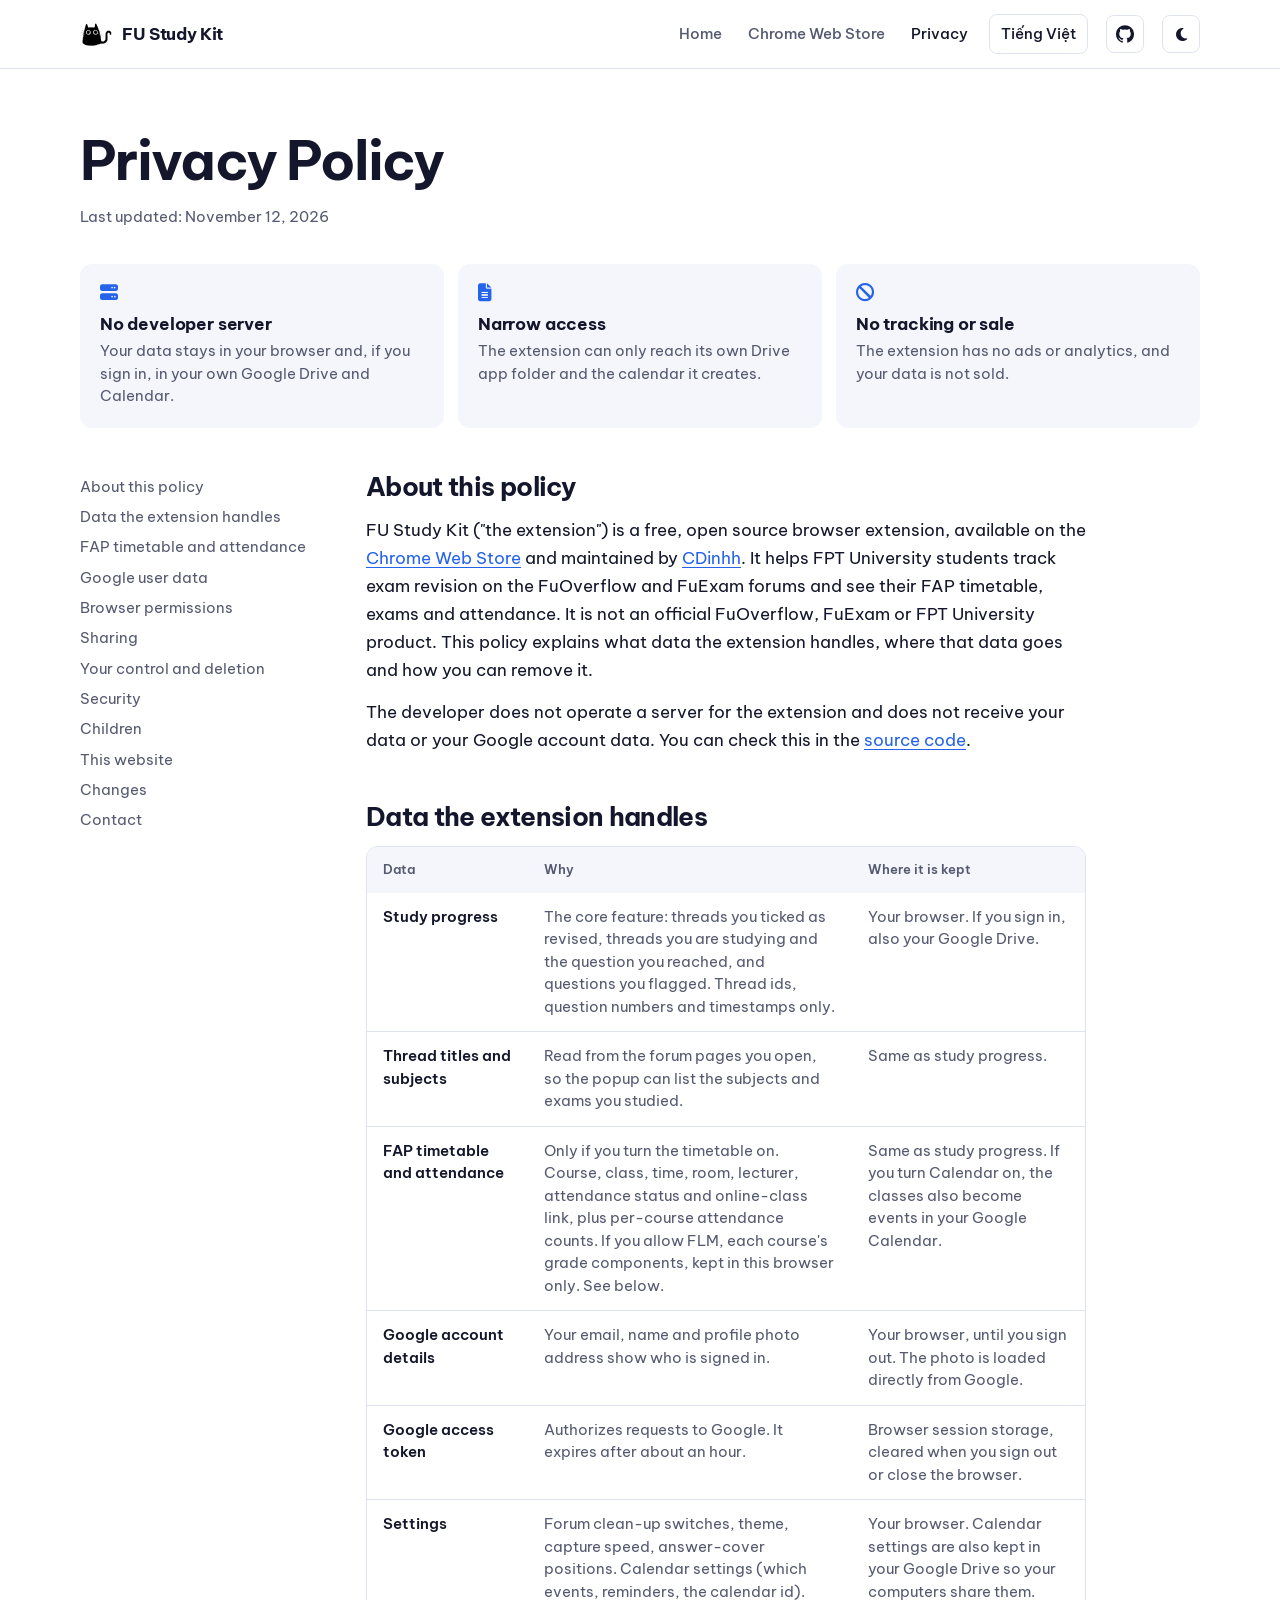
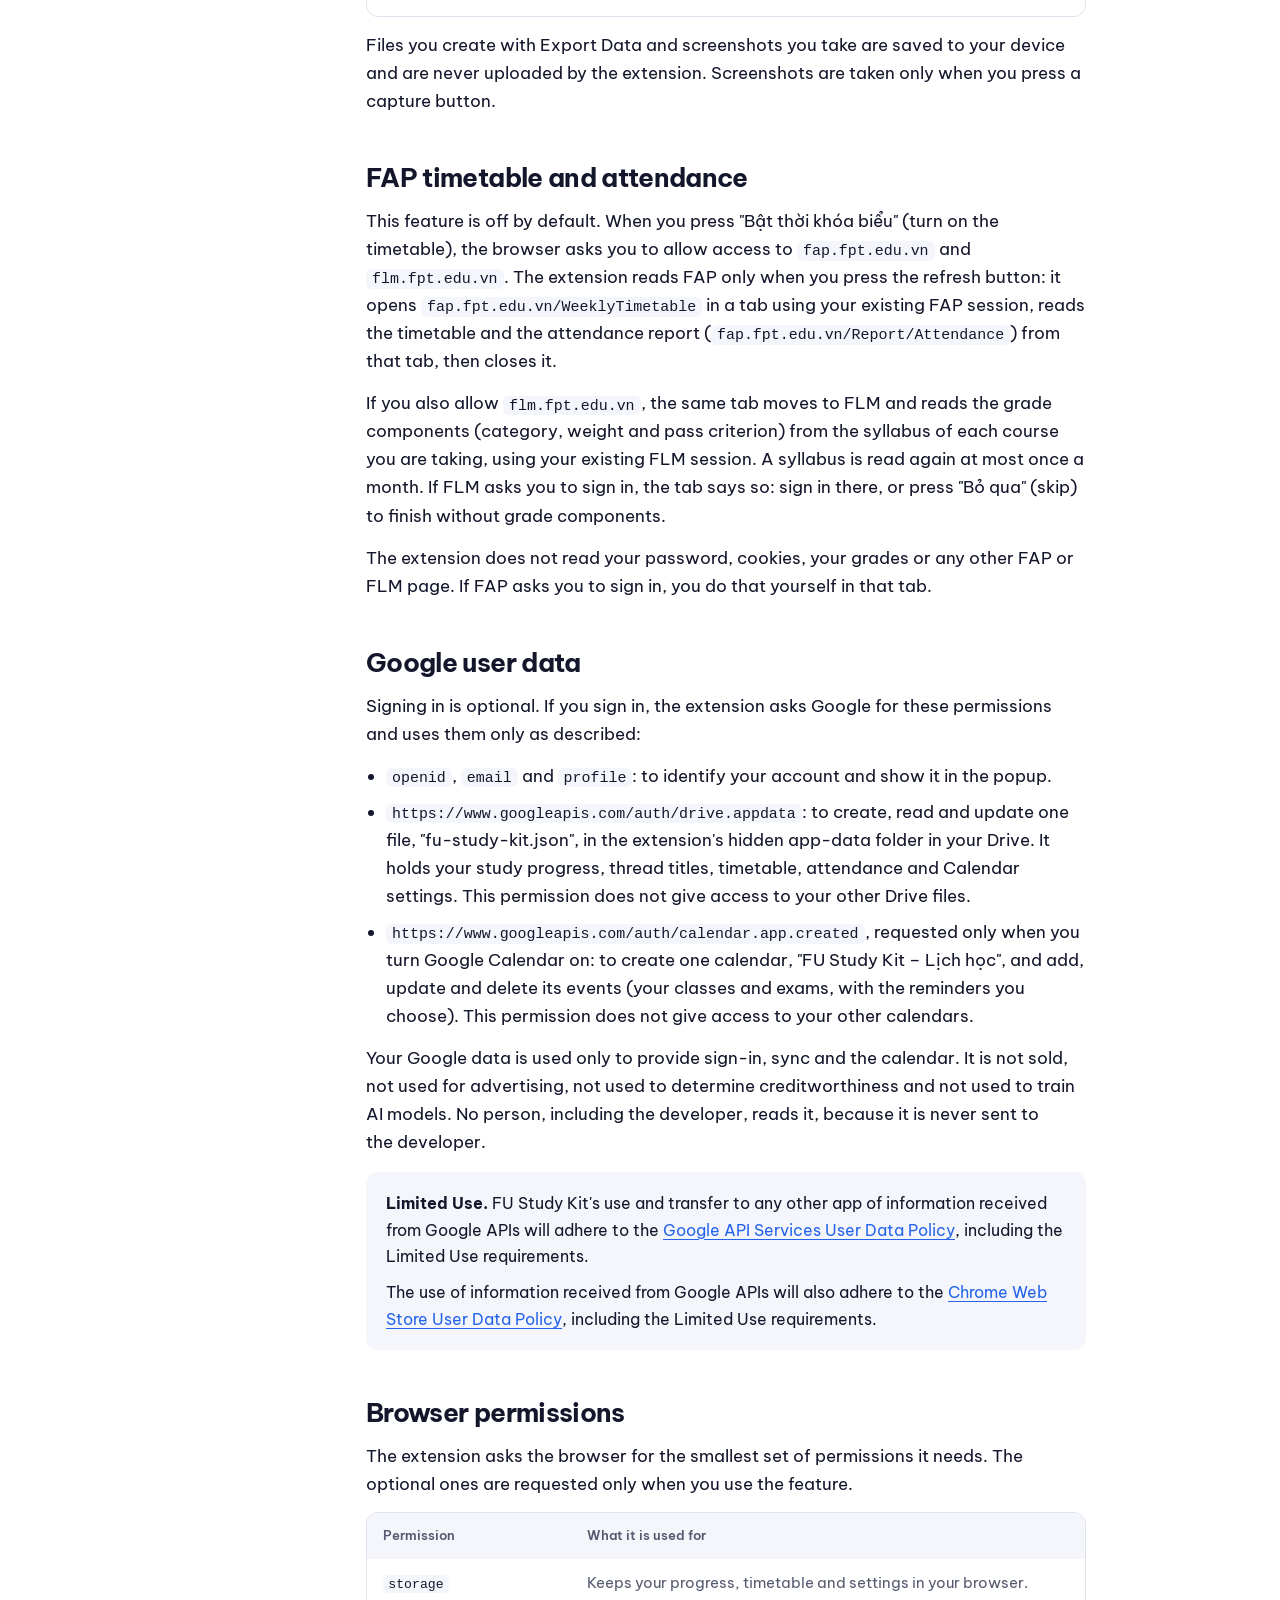
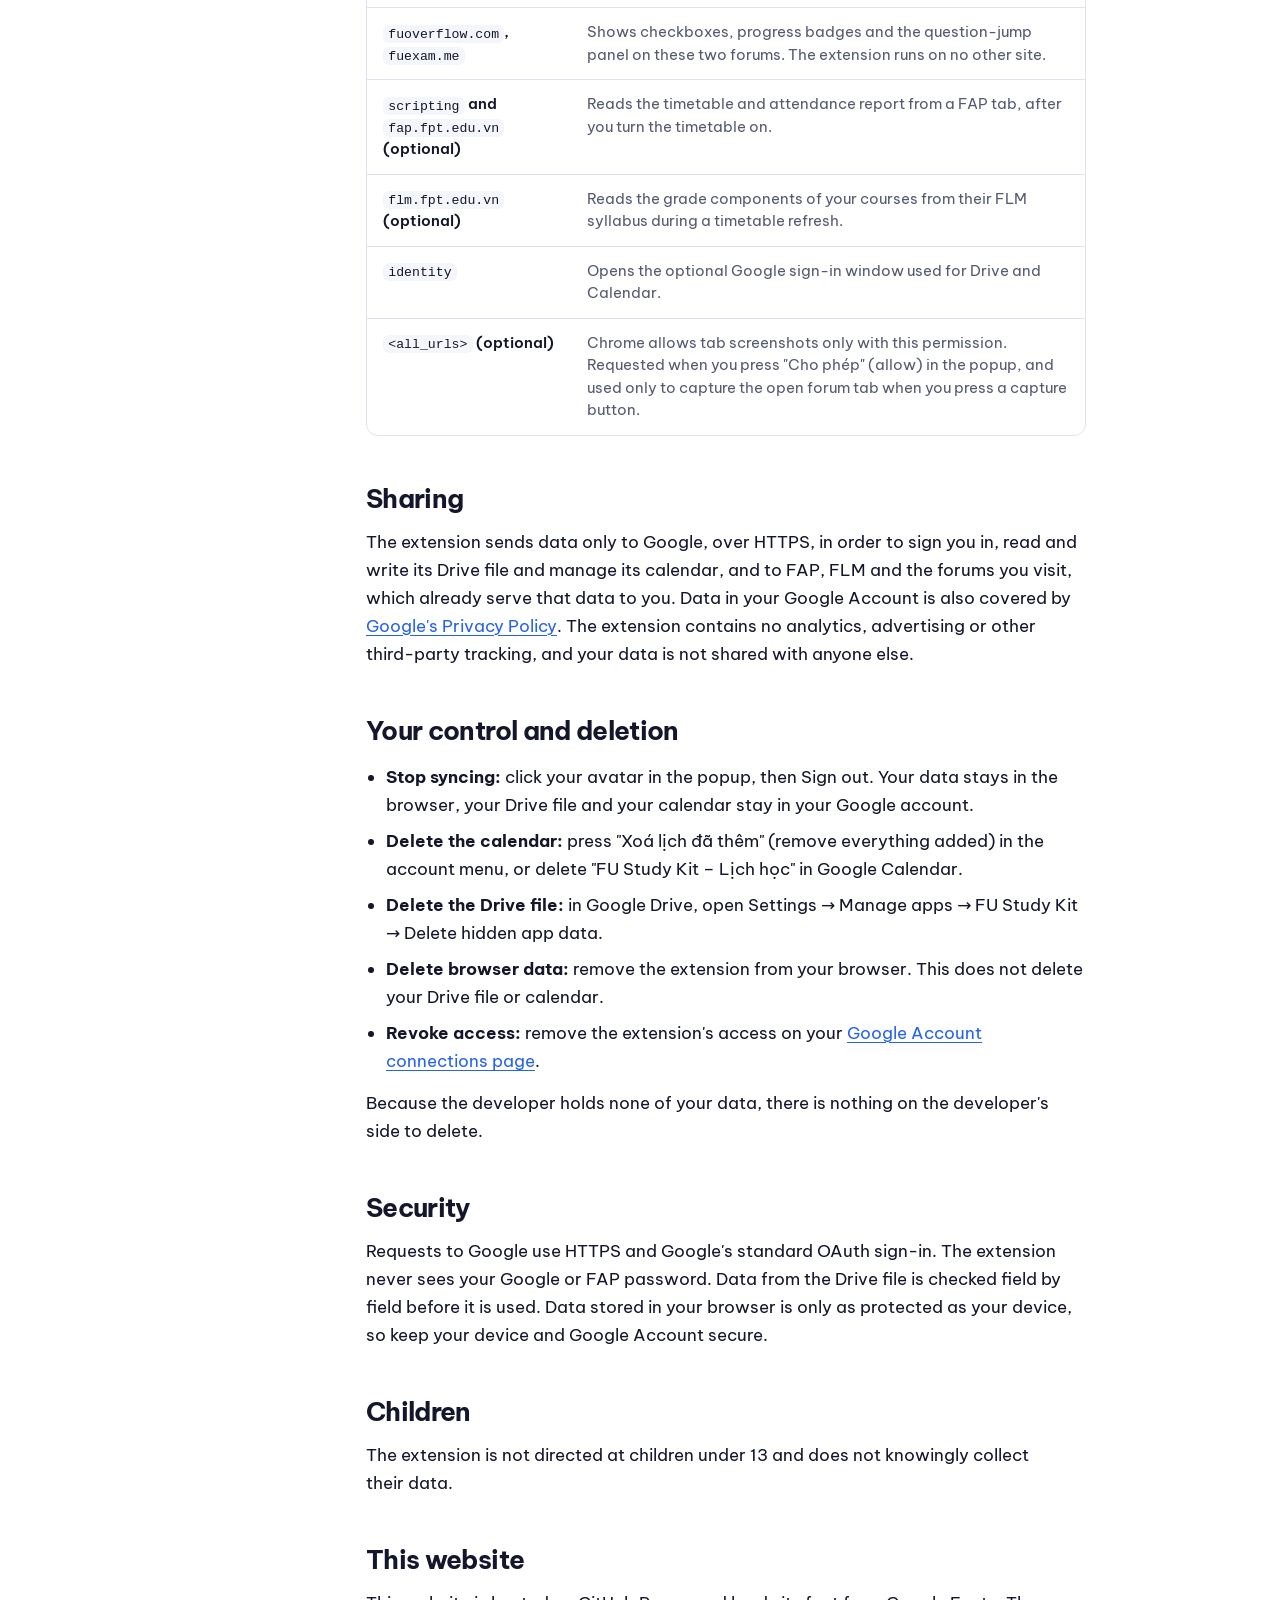
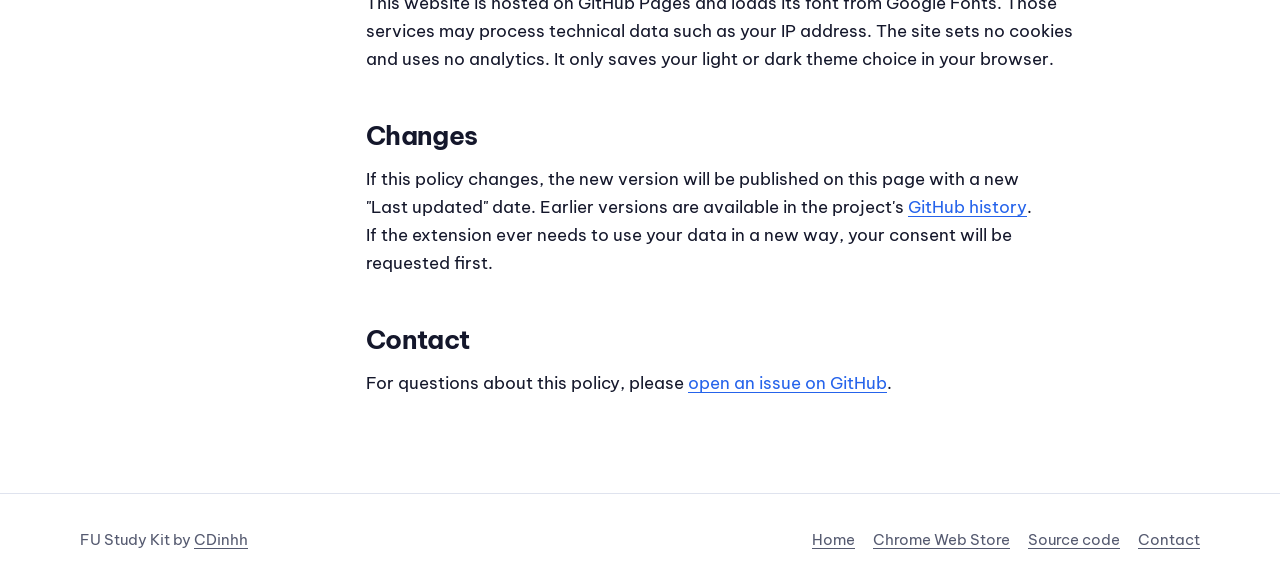
<file: docs/privacy.html>
<!DOCTYPE html>
<html lang="en">

<head>
    <meta charset="UTF-8">
    <meta name="viewport" content="width=device-width, initial-scale=1">
    <title>Privacy Policy | FU Study Kit</title>
    <meta name="description" content="How FU Study Kit handles your study progress, FAP timetable and Google account data. No developer server, no analytics, no ads.">
    <link rel="canonical" href="https://cdinhh.github.io/Extension-FU-Study-Kit/privacy.html">
    <link rel="alternate" hreflang="en" href="https://cdinhh.github.io/Extension-FU-Study-Kit/privacy.html">
    <link rel="alternate" hreflang="vi" href="https://cdinhh.github.io/Extension-FU-Study-Kit/vi/privacy.html">
    <link rel="icon" type="image/png" href="logo.png">
    <script src="theme.js"></script>
    <link rel="preconnect" href="https://fonts.googleapis.com">
    <link rel="preconnect" href="https://fonts.gstatic.com" crossorigin>
    <link rel="stylesheet" href="https://fonts.googleapis.com/css2?family=Be+Vietnam+Pro:wght@400;500;600;700&display=swap">
    <link rel="stylesheet" href="style.css">
</head>

<body>
    <a class="skip" href="#main">Skip to content</a>

    <header class="site-head">
        <div class="wrap">
            <a class="mark" href="./"><img src="logo.png" alt="FU Study Kit" width="32" height="32"><span>FU Study Kit</span></a>
            <nav class="nav" aria-label="Main">
                <a href="./">Home</a>
                <a href="https://chromewebstore.google.com/detail/galbpjelfcjibchlldbobcghedbccoke">Chrome Web Store</a>
                <a href="privacy.html" aria-current="page">Privacy</a>
                <a class="lang" href="vi/privacy.html" hreflang="vi" lang="vi">Tiếng Việt</a>
            </nav>
            <a class="head-btn" href="https://github.com/CDinhh/Extension-FU-Study-Kit" aria-label="GitHub repository" title="GitHub repository"><svg viewBox="0 0 24 24" width="18" height="18" fill="currentColor" aria-hidden="true"><path d="M12 .3a12 12 0 0 0-3.8 23.38c.6.12.83-.26.83-.58v-2.03c-3.34.73-4.04-1.61-4.04-1.61-.55-1.39-1.33-1.76-1.33-1.76-1.09-.74.08-.73.08-.73 1.2.09 1.84 1.24 1.84 1.24 1.07 1.83 2.81 1.3 3.5 1 .1-.78.42-1.31.76-1.61-2.67-.3-5.47-1.33-5.47-5.93 0-1.31.47-2.38 1.24-3.22-.13-.3-.54-1.52.1-3.18 0 0 1-.32 3.3 1.23a11.5 11.5 0 0 1 6 0c2.28-1.55 3.29-1.23 3.29-1.23.64 1.66.23 2.88.12 3.18a4.65 4.65 0 0 1 1.23 3.22c0 4.61-2.8 5.63-5.48 5.92.42.37.81 1.1.81 2.22v3.29c0 .32.21.7.82.58A12 12 0 0 0 12 .3"/></svg></a>
            <button class="theme-toggle" type="button" hidden aria-pressed="false" aria-label="Dark mode" title="Dark mode"><i class="fa-solid fa-moon" aria-hidden="true"></i><i class="fa-solid fa-sun" aria-hidden="true"></i></button>
        </div>
    </header>

    <main id="main" class="wrap">
        <div class="doc-hero">
            <h1>Privacy Policy</h1>
            <p class="meta">Last updated: November 12, 2026</p>
            <div class="promises">
                <div><i class="icon fa-solid fa-server" aria-hidden="true"></i><b>No developer server</b>Your data stays in your browser and, if you sign in, in your own Google Drive and Calendar.</div>
                <div><i class="icon fa-solid fa-file-lines" aria-hidden="true"></i><b>Narrow access</b>The extension can only reach its own Drive app folder and the calendar it creates.</div>
                <div><i class="icon fa-solid fa-ban" aria-hidden="true"></i><b>No tracking or sale</b>The extension has no ads or analytics, and your data is not sold.</div>
            </div>
        </div>

        <div class="doc">
            <nav class="toc" aria-label="On this page">
                <ol>
                    <li><a href="#about">About this policy</a></li>
                    <li><a href="#data">Data the extension handles</a></li>
                    <li><a href="#fap">FAP timetable and attendance</a></li>
                    <li><a href="#google">Google user data</a></li>
                    <li><a href="#permissions">Browser permissions</a></li>
                    <li><a href="#sharing">Sharing</a></li>
                    <li><a href="#control">Your control and deletion</a></li>
                    <li><a href="#security">Security</a></li>
                    <li><a href="#children">Children</a></li>
                    <li><a href="#website">This website</a></li>
                    <li><a href="#changes">Changes</a></li>
                    <li><a href="#contact">Contact</a></li>
                </ol>
            </nav>

            <div class="prose">
                <section id="about">
                    <h2>About this policy</h2>
                    <p>FU Study Kit ("the extension") is a free, open source browser extension, available on the <a href="https://chromewebstore.google.com/detail/galbpjelfcjibchlldbobcghedbccoke">Chrome Web Store</a> and maintained by <a href="https://github.com/CDinhh">CDinhh</a>. It helps FPT University students track exam revision on the FuOverflow and FuExam forums and see their FAP timetable, exams and attendance. It is not an official FuOverflow, FuExam or FPT University product. This policy explains what data the extension handles, where that data goes and how you can remove it.</p>
                    <p>The developer does not operate a server for the extension and does not receive your data or your Google account data. You can check this in the <a href="https://github.com/CDinhh/Extension-FU-Study-Kit">source code</a>.</p>
                </section>

                <section id="data">
                    <h2>Data the extension handles</h2>
                    <div class="table-wrap">
                        <table>
                            <thead>
                                <tr><th scope="col">Data</th><th scope="col">Why</th><th scope="col">Where it is kept</th></tr>
                            </thead>
                            <tbody>
                                <tr>
                                    <th scope="row">Study progress</th>
                                    <td>The core feature: threads you ticked as revised, threads you are studying and the question you reached, and questions you flagged. Thread ids, question numbers and timestamps only.</td>
                                    <td>Your browser. If you sign in, also your Google Drive.</td>
                                </tr>
                                <tr>
                                    <th scope="row">Thread titles and subjects</th>
                                    <td>Read from the forum pages you open, so the popup can list the subjects and exams you studied.</td>
                                    <td>Same as study progress.</td>
                                </tr>
                                <tr>
                                    <th scope="row">FAP timetable and attendance</th>
                                    <td>Only if you turn the timetable on. Course, class, time, room, lecturer, attendance status and online-class link, plus per-course attendance counts. If you allow FLM, each course's grade components, kept in this browser only. See below.</td>
                                    <td>Same as study progress. If you turn Calendar on, the classes also become events in your Google Calendar.</td>
                                </tr>
                                <tr>
                                    <th scope="row">Google account details</th>
                                    <td>Your email, name and profile photo address show who is signed in.</td>
                                    <td>Your browser, until you sign out. The photo is loaded directly from Google.</td>
                                </tr>
                                <tr>
                                    <th scope="row">Google access token</th>
                                    <td>Authorizes requests to Google. It expires after about an hour.</td>
                                    <td>Browser session storage, cleared when you sign out or close the browser.</td>
                                </tr>
                                <tr>
                                    <th scope="row">Settings</th>
                                    <td>Forum clean-up switches, theme, capture speed, answer-cover positions. Calendar settings (which events, reminders, the calendar id).</td>
                                    <td>Your browser. Calendar settings are also kept in your Google Drive so your computers share them.</td>
                                </tr>
                            </tbody>
                        </table>
                    </div>
                    <p>Files you create with Export Data and screenshots you take are saved to your device and are never uploaded by the extension. Screenshots are taken only when you press a capture button.</p>
                </section>

                <section id="fap">
                    <h2>FAP timetable and attendance</h2>
                    <p>This feature is off by default. When you press "Bật thời khóa biểu" (turn on the timetable), the browser asks you to allow access to <code>fap.fpt.edu.vn</code> and <code>flm.fpt.edu.vn</code>. The extension reads FAP only when you press the refresh button: it opens <code>fap.fpt.edu.vn/WeeklyTimetable</code> in a tab using your existing FAP session, reads the timetable and the attendance report (<code>fap.fpt.edu.vn/Report/Attendance</code>) from that tab, then closes it.</p>
                    <p>If you also allow <code>flm.fpt.edu.vn</code>, the same tab moves to FLM and reads the grade components (category, weight and pass criterion) from the syllabus of each course you are taking, using your existing FLM session. A syllabus is read again at most once a month. If FLM asks you to sign in, the tab says so: sign in there, or press "Bỏ qua" (skip) to finish without grade components.</p>
                    <p>The extension does not read your password, cookies, your grades or any other FAP or FLM page. If FAP asks you to sign in, you do that yourself in that tab.</p>
                </section>

                <section id="google">
                    <h2>Google user data</h2>
                    <p>Signing in is optional. If you sign in, the extension asks Google for these permissions and uses them only as described:</p>
                    <ul>
                        <li><code>openid</code>, <code>email</code> and <code>profile</code>: to identify your account and show it in the popup.</li>
                        <li><code>https://www.googleapis.com/auth/drive.appdata</code>: to create, read and update one file, "fu-study-kit.json", in the extension's hidden app-data folder in your Drive. It holds your study progress, thread titles, timetable, attendance and Calendar settings. This permission does not give access to your other Drive files.</li>
                        <li><code>https://www.googleapis.com/auth/calendar.app.created</code>, requested only when you turn Google Calendar on: to create one calendar, "FU Study Kit – Lịch học", and add, update and delete its events (your classes and exams, with the reminders you choose). This permission does not give access to your other calendars.</li>
                    </ul>
                    <p>Your Google data is used only to provide sign-in, sync and the calendar. It is not sold, not used for advertising, not used to determine creditworthiness and not used to train AI models. No person, including the developer, reads it, because it is never sent to the developer.</p>
                    <div class="callout">
                        <p><strong>Limited Use.</strong> FU Study Kit's use and transfer to any other app of information received from Google APIs will adhere to the <a href="https://developers.google.com/terms/api-services-user-data-policy">Google API Services User Data Policy</a>, including the Limited Use requirements.</p>
                        <p>The use of information received from Google APIs will also adhere to the <a href="https://developer.chrome.com/docs/webstore/program-policies/policies">Chrome Web Store User Data Policy</a>, including the Limited Use requirements.</p>
                    </div>
                </section>

                <section id="permissions">
                    <h2>Browser permissions</h2>
                    <p>The extension asks the browser for the smallest set of permissions it needs. The optional ones are requested only when you use the feature.</p>
                    <div class="table-wrap">
                        <table>
                            <thead>
                                <tr><th scope="col">Permission</th><th scope="col">What it is used for</th></tr>
                            </thead>
                            <tbody>
                                <tr><th scope="row"><code>storage</code></th><td>Keeps your progress, timetable and settings in your browser.</td></tr>
                                <tr><th scope="row"><code>fuoverflow.com</code>, <code>fuexam.me</code></th><td>Shows checkboxes, progress badges and the question-jump panel on these two forums. The extension runs on no other site.</td></tr>
                                <tr><th scope="row"><code>scripting</code> and <code>fap.fpt.edu.vn</code> (optional)</th><td>Reads the timetable and attendance report from a FAP tab, after you turn the timetable on.</td></tr>
                                <tr><th scope="row"><code>flm.fpt.edu.vn</code> (optional)</th><td>Reads the grade components of your courses from their FLM syllabus during a timetable refresh.</td></tr>
                                <tr><th scope="row"><code>identity</code></th><td>Opens the optional Google sign-in window used for Drive and Calendar.</td></tr>
                                <tr><th scope="row"><code>&lt;all_urls&gt;</code> (optional)</th><td>Chrome allows tab screenshots only with this permission. Requested when you press "Cho phép" (allow) in the popup, and used only to capture the open forum tab when you press a capture button.</td></tr>
                            </tbody>
                        </table>
                    </div>
                </section>

                <section id="sharing">
                    <h2>Sharing</h2>
                    <p>The extension sends data only to Google, over HTTPS, in order to sign you in, read and write its Drive file and manage its calendar, and to FAP, FLM and the forums you visit, which already serve that data to you. Data in your Google Account is also covered by <a href="https://policies.google.com/privacy">Google's Privacy Policy</a>. The extension contains no analytics, advertising or other third-party tracking, and your data is not shared with anyone else.</p>
                </section>

                <section id="control">
                    <h2>Your control and deletion</h2>
                    <ul>
                        <li><strong>Stop syncing:</strong> click your avatar in the popup, then Sign out. Your data stays in the browser, your Drive file and your calendar stay in your Google account.</li>
                        <li><strong>Delete the calendar:</strong> press "Xoá lịch đã thêm" (remove everything added) in the account menu, or delete "FU Study Kit – Lịch học" in Google Calendar.</li>
                        <li><strong>Delete the Drive file:</strong> in Google Drive, open Settings → Manage apps → FU Study Kit → Delete hidden app data.</li>
                        <li><strong>Delete browser data:</strong> remove the extension from your browser. This does not delete your Drive file or calendar.</li>
                        <li><strong>Revoke access:</strong> remove the extension's access on your <a href="https://myaccount.google.com/connections">Google Account connections page</a>.</li>
                    </ul>
                    <p>Because the developer holds none of your data, there is nothing on the developer's side to delete.</p>
                </section>

                <section id="security">
                    <h2>Security</h2>
                    <p>Requests to Google use HTTPS and Google's standard OAuth sign-in. The extension never sees your Google or FAP password. Data from the Drive file is checked field by field before it is used. Data stored in your browser is only as protected as your device, so keep your device and Google Account secure.</p>
                </section>

                <section id="children">
                    <h2>Children</h2>
                    <p>The extension is not directed at children under 13 and does not knowingly collect their data.</p>
                </section>

                <section id="website">
                    <h2>This website</h2>
                    <p>This website is hosted on GitHub Pages and loads its font from Google Fonts. Those services may process technical data such as your IP address. The site sets no cookies and uses no analytics. It only saves your light or dark theme choice in your browser.</p>
                </section>

                <section id="changes">
                    <h2>Changes</h2>
                    <p>If this policy changes, the new version will be published on this page with a new "Last updated" date. Earlier versions are available in the project's <a href="https://github.com/CDinhh/Extension-FU-Study-Kit">GitHub history</a>. If the extension ever needs to use your data in a new way, your consent will be requested first.</p>
                </section>

                <section id="contact">
                    <h2>Contact</h2>
                    <p>For questions about this policy, please <a href="https://github.com/CDinhh/Extension-FU-Study-Kit/issues">open an issue on GitHub</a>.</p>
                </section>
            </div>
        </div>
    </main>

    <footer class="site-foot">
        <div class="wrap">
            <span>FU Study Kit by <a href="https://github.com/CDinhh">CDinhh</a></span>
            <nav aria-label="Footer">
                <a href="./">Home</a>
                <a href="https://chromewebstore.google.com/detail/galbpjelfcjibchlldbobcghedbccoke">Chrome Web Store</a>
                <a href="https://github.com/CDinhh/Extension-FU-Study-Kit">Source code</a>
                <a href="https://github.com/CDinhh/Extension-FU-Study-Kit/issues">Contact</a>
            </nav>
        </div>
    </footer>
</body>

</html>
</file>
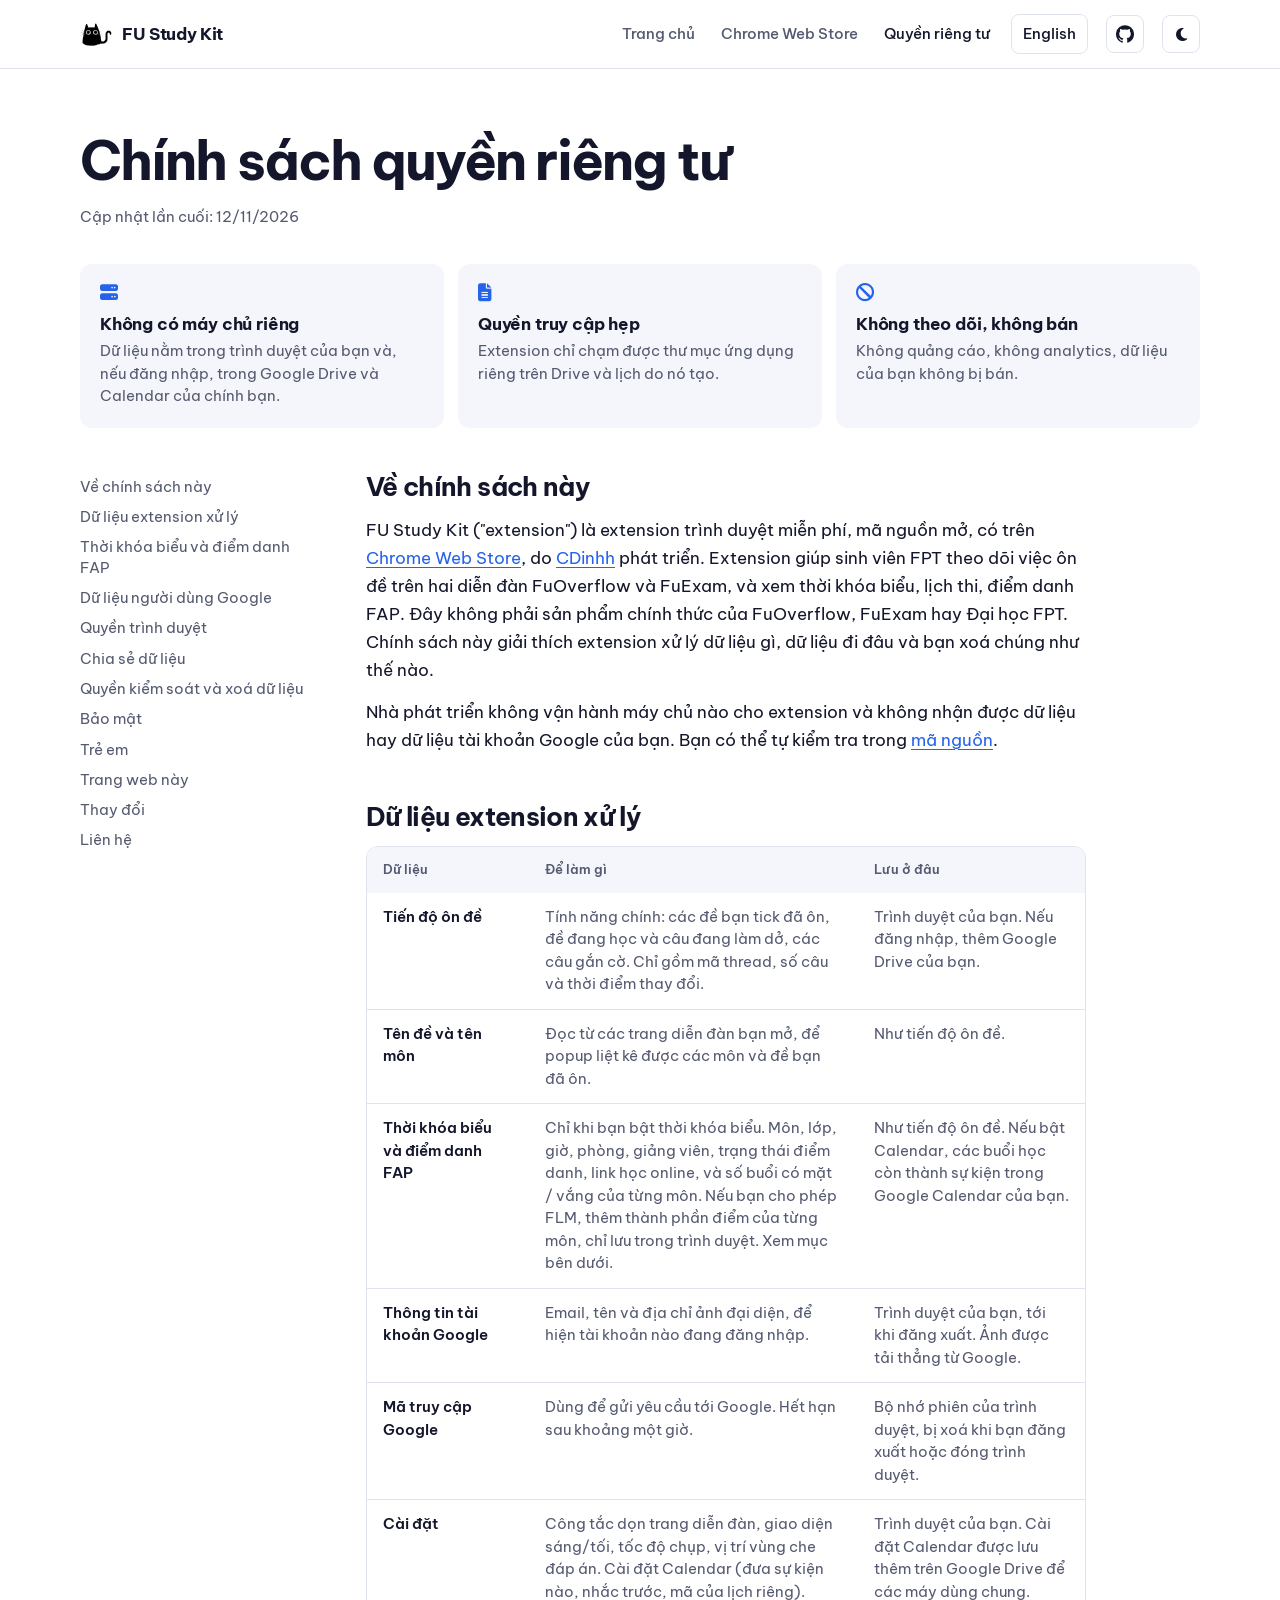
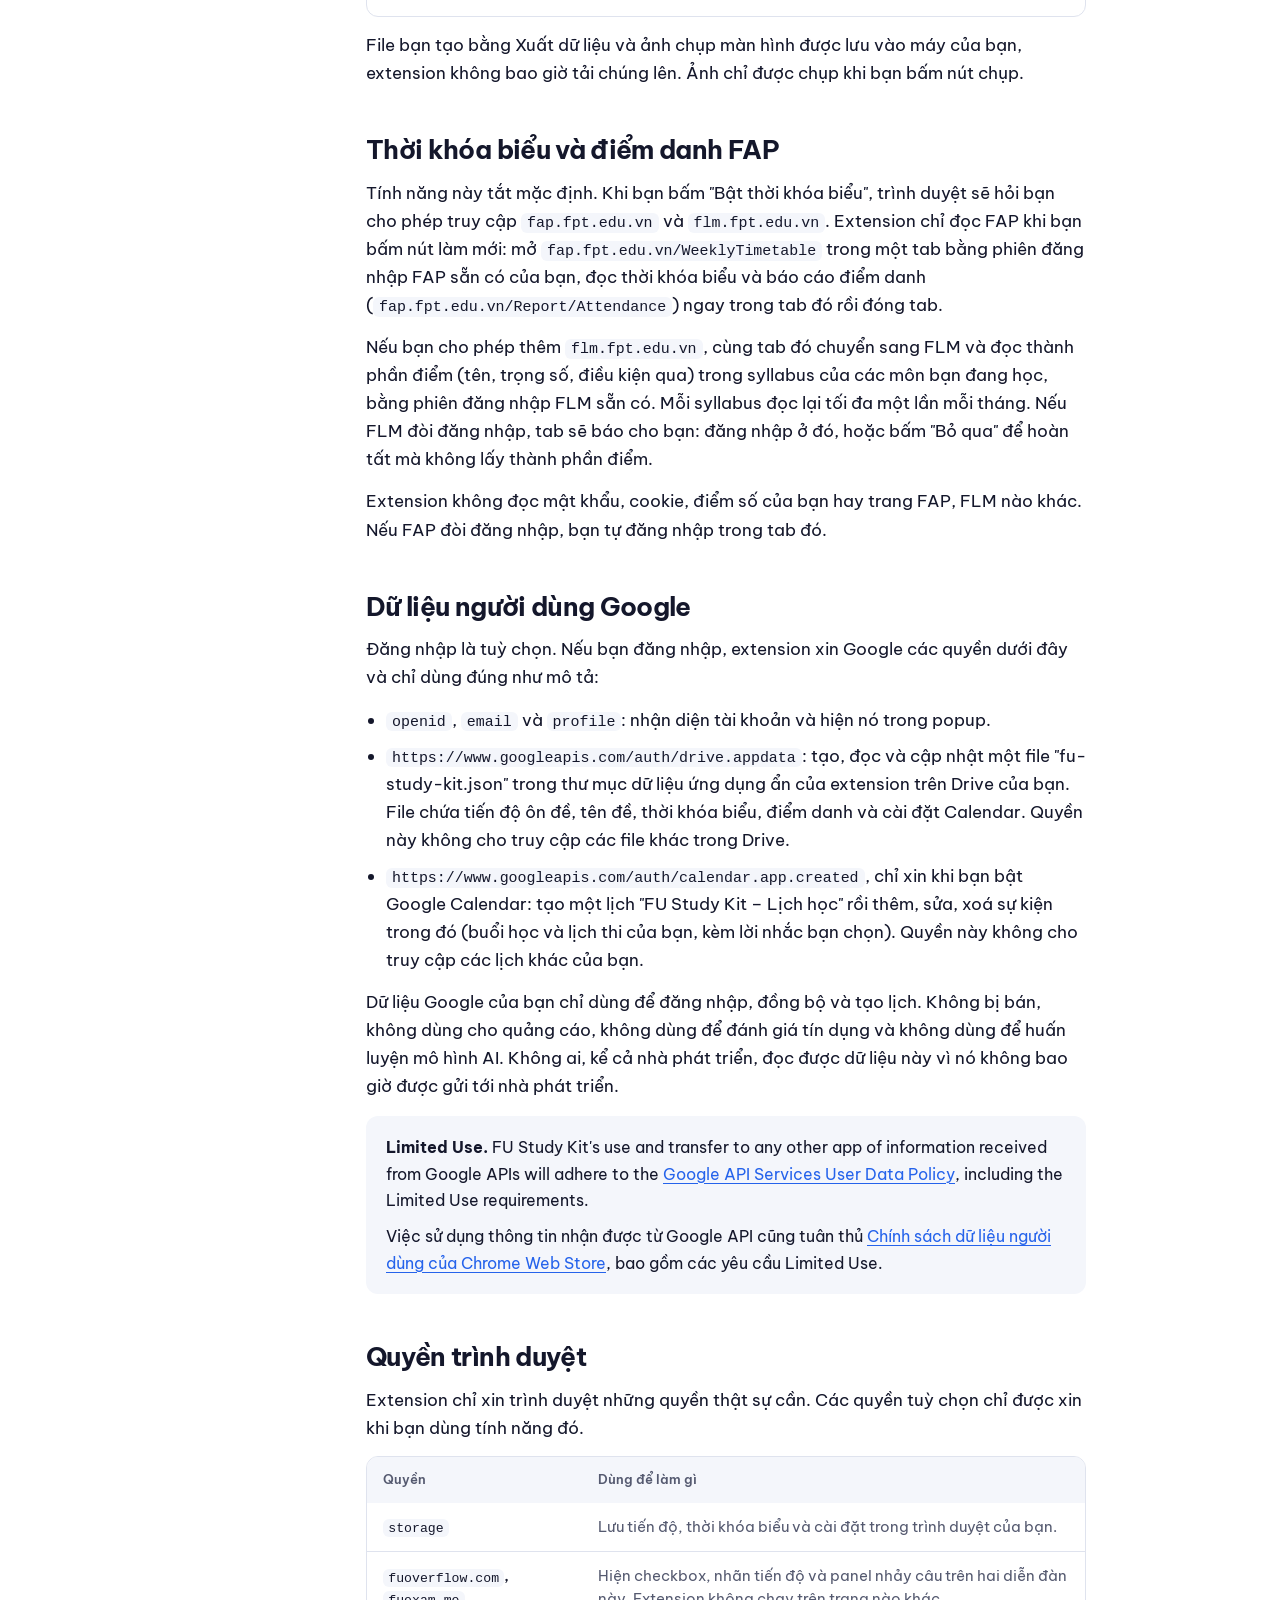
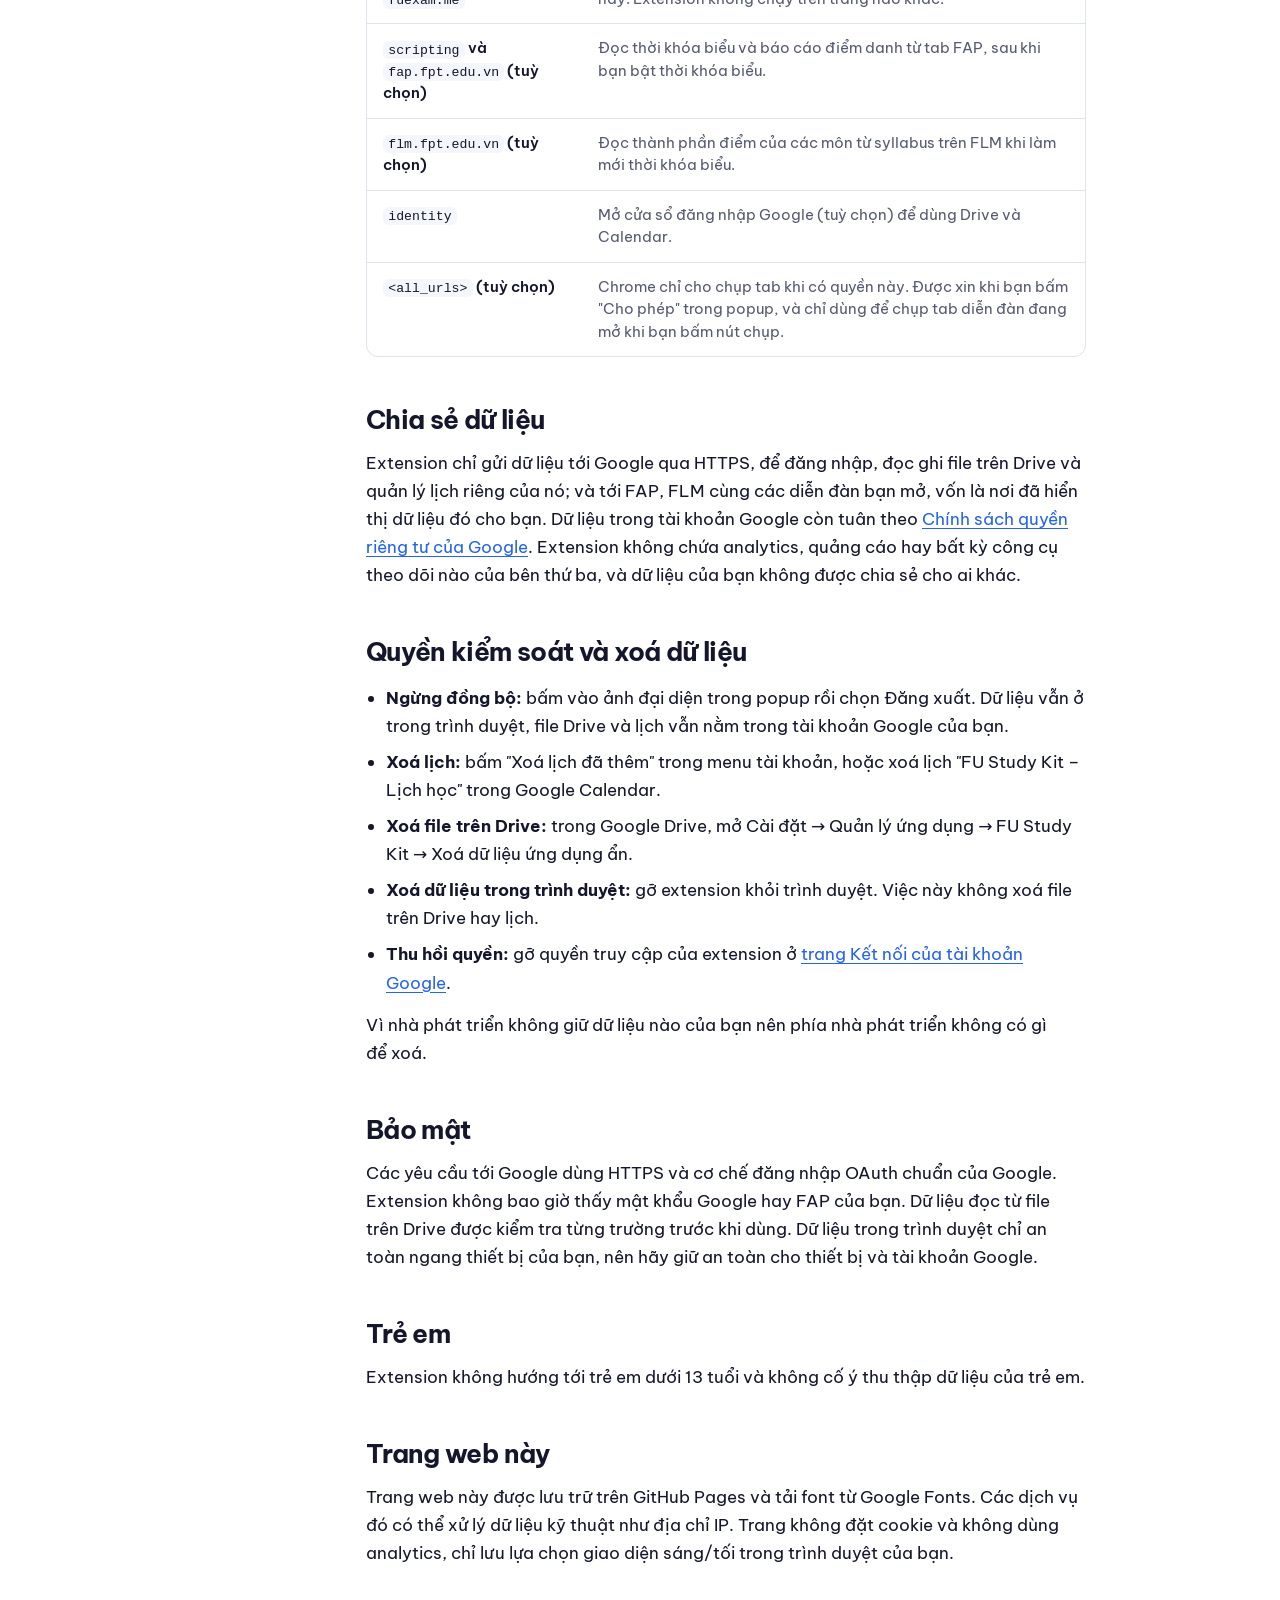
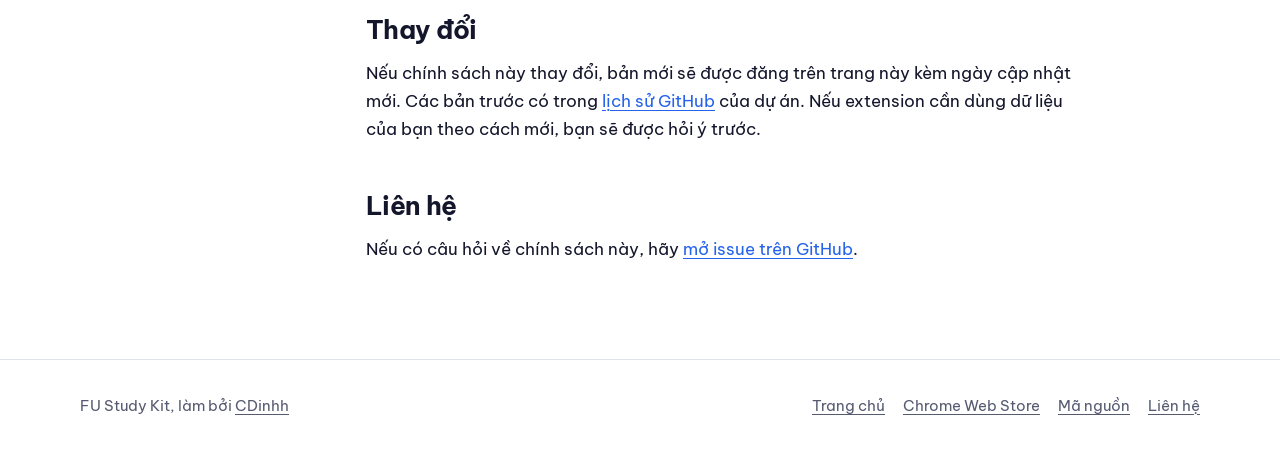
<file: docs/vi/privacy.html>
<!DOCTYPE html>
<html lang="vi">

<head>
    <meta charset="UTF-8">
    <meta name="viewport" content="width=device-width, initial-scale=1">
    <title>Chính sách quyền riêng tư | FU Study Kit</title>
    <meta name="description" content="Cách FU Study Kit xử lý tiến độ ôn đề, thời khóa biểu FAP và dữ liệu tài khoản Google của bạn. Không có máy chủ riêng, không analytics, không quảng cáo.">
    <link rel="canonical" href="https://cdinhh.github.io/Extension-FU-Study-Kit/vi/privacy.html">
    <link rel="alternate" hreflang="en" href="https://cdinhh.github.io/Extension-FU-Study-Kit/privacy.html">
    <link rel="alternate" hreflang="vi" href="https://cdinhh.github.io/Extension-FU-Study-Kit/vi/privacy.html">
    <link rel="icon" type="image/png" href="../logo.png">
    <script src="../theme.js"></script>
    <link rel="preconnect" href="https://fonts.googleapis.com">
    <link rel="preconnect" href="https://fonts.gstatic.com" crossorigin>
    <link rel="stylesheet" href="https://fonts.googleapis.com/css2?family=Be+Vietnam+Pro:wght@400;500;600;700&display=swap">
    <link rel="stylesheet" href="../style.css">
</head>

<body>
    <a class="skip" href="#main">Bỏ qua tới nội dung</a>

    <header class="site-head">
        <div class="wrap">
            <a class="mark" href="./"><img src="../logo.png" alt="FU Study Kit" width="32" height="32"><span>FU Study Kit</span></a>
            <nav class="nav" aria-label="Chính">
                <a href="./">Trang chủ</a>
                <a href="https://chromewebstore.google.com/detail/galbpjelfcjibchlldbobcghedbccoke">Chrome Web Store</a>
                <a href="privacy.html" aria-current="page">Quyền riêng tư</a>
                <a class="lang" href="../privacy.html" hreflang="en" lang="en">English</a>
            </nav>
            <a class="head-btn" href="https://github.com/CDinhh/Extension-FU-Study-Kit" aria-label="Kho mã nguồn trên GitHub" title="Kho mã nguồn trên GitHub"><svg viewBox="0 0 24 24" width="18" height="18" fill="currentColor" aria-hidden="true"><path d="M12 .3a12 12 0 0 0-3.8 23.38c.6.12.83-.26.83-.58v-2.03c-3.34.73-4.04-1.61-4.04-1.61-.55-1.39-1.33-1.76-1.33-1.76-1.09-.74.08-.73.08-.73 1.2.09 1.84 1.24 1.84 1.24 1.07 1.83 2.81 1.3 3.5 1 .1-.78.42-1.31.76-1.61-2.67-.3-5.47-1.33-5.47-5.93 0-1.31.47-2.38 1.24-3.22-.13-.3-.54-1.52.1-3.18 0 0 1-.32 3.3 1.23a11.5 11.5 0 0 1 6 0c2.28-1.55 3.29-1.23 3.29-1.23.64 1.66.23 2.88.12 3.18a4.65 4.65 0 0 1 1.23 3.22c0 4.61-2.8 5.63-5.48 5.92.42.37.81 1.1.81 2.22v3.29c0 .32.21.7.82.58A12 12 0 0 0 12 .3"/></svg></a>
            <button class="theme-toggle" type="button" hidden aria-pressed="false" aria-label="Giao diện tối" title="Giao diện tối"><i class="fa-solid fa-moon" aria-hidden="true"></i><i class="fa-solid fa-sun" aria-hidden="true"></i></button>
        </div>
    </header>

    <main id="main" class="wrap">
        <div class="doc-hero">
            <h1>Chính sách quyền riêng tư</h1>
            <p class="meta">Cập nhật lần cuối: 12/11/2026</p>
            <div class="promises">
                <div><i class="icon fa-solid fa-server" aria-hidden="true"></i><b>Không có máy chủ riêng</b>Dữ liệu nằm trong trình duyệt của bạn và, nếu đăng nhập, trong Google Drive và Calendar của chính bạn.</div>
                <div><i class="icon fa-solid fa-file-lines" aria-hidden="true"></i><b>Quyền truy cập hẹp</b>Extension chỉ chạm được thư mục ứng dụng riêng trên Drive và lịch do nó tạo.</div>
                <div><i class="icon fa-solid fa-ban" aria-hidden="true"></i><b>Không theo dõi, không bán</b>Không quảng cáo, không analytics, dữ liệu của bạn không bị bán.</div>
            </div>
        </div>

        <div class="doc">
            <nav class="toc" aria-label="Trên trang này">
                <ol>
                    <li><a href="#about">Về chính sách này</a></li>
                    <li><a href="#data">Dữ liệu extension xử lý</a></li>
                    <li><a href="#fap">Thời khóa biểu và điểm danh FAP</a></li>
                    <li><a href="#google">Dữ liệu người dùng Google</a></li>
                    <li><a href="#permissions">Quyền trình duyệt</a></li>
                    <li><a href="#sharing">Chia sẻ dữ liệu</a></li>
                    <li><a href="#control">Quyền kiểm soát và xoá dữ liệu</a></li>
                    <li><a href="#security">Bảo mật</a></li>
                    <li><a href="#children">Trẻ em</a></li>
                    <li><a href="#website">Trang web này</a></li>
                    <li><a href="#changes">Thay đổi</a></li>
                    <li><a href="#contact">Liên hệ</a></li>
                </ol>
            </nav>

            <div class="prose">
                <section id="about">
                    <h2>Về chính sách này</h2>
                    <p>FU Study Kit ("extension") là extension trình duyệt miễn phí, mã nguồn mở, có trên <a href="https://chromewebstore.google.com/detail/galbpjelfcjibchlldbobcghedbccoke">Chrome Web Store</a>, do <a href="https://github.com/CDinhh">CDinhh</a> phát triển. Extension giúp sinh viên FPT theo dõi việc ôn đề trên hai diễn đàn FuOverflow và FuExam, và xem thời khóa biểu, lịch thi, điểm danh FAP. Đây không phải sản phẩm chính thức của FuOverflow, FuExam hay Đại học FPT. Chính sách này giải thích extension xử lý dữ liệu gì, dữ liệu đi đâu và bạn xoá chúng như thế nào.</p>
                    <p>Nhà phát triển không vận hành máy chủ nào cho extension và không nhận được dữ liệu hay dữ liệu tài khoản Google của bạn. Bạn có thể tự kiểm tra trong <a href="https://github.com/CDinhh/Extension-FU-Study-Kit">mã nguồn</a>.</p>
                </section>

                <section id="data">
                    <h2>Dữ liệu extension xử lý</h2>
                    <div class="table-wrap">
                        <table>
                            <thead>
                                <tr><th scope="col">Dữ liệu</th><th scope="col">Để làm gì</th><th scope="col">Lưu ở đâu</th></tr>
                            </thead>
                            <tbody>
                                <tr>
                                    <th scope="row">Tiến độ ôn đề</th>
                                    <td>Tính năng chính: các đề bạn tick đã ôn, đề đang học và câu đang làm dở, các câu gắn cờ. Chỉ gồm mã thread, số câu và thời điểm thay đổi.</td>
                                    <td>Trình duyệt của bạn. Nếu đăng nhập, thêm Google Drive của bạn.</td>
                                </tr>
                                <tr>
                                    <th scope="row">Tên đề và tên môn</th>
                                    <td>Đọc từ các trang diễn đàn bạn mở, để popup liệt kê được các môn và đề bạn đã ôn.</td>
                                    <td>Như tiến độ ôn đề.</td>
                                </tr>
                                <tr>
                                    <th scope="row">Thời khóa biểu và điểm danh FAP</th>
                                    <td>Chỉ khi bạn bật thời khóa biểu. Môn, lớp, giờ, phòng, giảng viên, trạng thái điểm danh, link học online, và số buổi có mặt / vắng của từng môn. Nếu bạn cho phép FLM, thêm thành phần điểm của từng môn, chỉ lưu trong trình duyệt. Xem mục bên dưới.</td>
                                    <td>Như tiến độ ôn đề. Nếu bật Calendar, các buổi học còn thành sự kiện trong Google Calendar của bạn.</td>
                                </tr>
                                <tr>
                                    <th scope="row">Thông tin tài khoản Google</th>
                                    <td>Email, tên và địa chỉ ảnh đại diện, để hiện tài khoản nào đang đăng nhập.</td>
                                    <td>Trình duyệt của bạn, tới khi đăng xuất. Ảnh được tải thẳng từ Google.</td>
                                </tr>
                                <tr>
                                    <th scope="row">Mã truy cập Google</th>
                                    <td>Dùng để gửi yêu cầu tới Google. Hết hạn sau khoảng một giờ.</td>
                                    <td>Bộ nhớ phiên của trình duyệt, bị xoá khi bạn đăng xuất hoặc đóng trình duyệt.</td>
                                </tr>
                                <tr>
                                    <th scope="row">Cài đặt</th>
                                    <td>Công tắc dọn trang diễn đàn, giao diện sáng/tối, tốc độ chụp, vị trí vùng che đáp án. Cài đặt Calendar (đưa sự kiện nào, nhắc trước, mã của lịch riêng).</td>
                                    <td>Trình duyệt của bạn. Cài đặt Calendar được lưu thêm trên Google Drive để các máy dùng chung.</td>
                                </tr>
                            </tbody>
                        </table>
                    </div>
                    <p>File bạn tạo bằng Xuất dữ liệu và ảnh chụp màn hình được lưu vào máy của bạn, extension không bao giờ tải chúng lên. Ảnh chỉ được chụp khi bạn bấm nút chụp.</p>
                </section>

                <section id="fap">
                    <h2>Thời khóa biểu và điểm danh FAP</h2>
                    <p>Tính năng này tắt mặc định. Khi bạn bấm "Bật thời khóa biểu", trình duyệt sẽ hỏi bạn cho phép truy cập <code>fap.fpt.edu.vn</code> và <code>flm.fpt.edu.vn</code>. Extension chỉ đọc FAP khi bạn bấm nút làm mới: mở <code>fap.fpt.edu.vn/WeeklyTimetable</code> trong một tab bằng phiên đăng nhập FAP sẵn có của bạn, đọc thời khóa biểu và báo cáo điểm danh (<code>fap.fpt.edu.vn/Report/Attendance</code>) ngay trong tab đó rồi đóng tab.</p>
                    <p>Nếu bạn cho phép thêm <code>flm.fpt.edu.vn</code>, cùng tab đó chuyển sang FLM và đọc thành phần điểm (tên, trọng số, điều kiện qua) trong syllabus của các môn bạn đang học, bằng phiên đăng nhập FLM sẵn có. Mỗi syllabus đọc lại tối đa một lần mỗi tháng. Nếu FLM đòi đăng nhập, tab sẽ báo cho bạn: đăng nhập ở đó, hoặc bấm "Bỏ qua" để hoàn tất mà không lấy thành phần điểm.</p>
                    <p>Extension không đọc mật khẩu, cookie, điểm số của bạn hay trang FAP, FLM nào khác. Nếu FAP đòi đăng nhập, bạn tự đăng nhập trong tab đó.</p>
                </section>

                <section id="google">
                    <h2>Dữ liệu người dùng Google</h2>
                    <p>Đăng nhập là tuỳ chọn. Nếu bạn đăng nhập, extension xin Google các quyền dưới đây và chỉ dùng đúng như mô tả:</p>
                    <ul>
                        <li><code>openid</code>, <code>email</code> và <code>profile</code>: nhận diện tài khoản và hiện nó trong popup.</li>
                        <li><code>https://www.googleapis.com/auth/drive.appdata</code>: tạo, đọc và cập nhật một file "fu-study-kit.json" trong thư mục dữ liệu ứng dụng ẩn của extension trên Drive của bạn. File chứa tiến độ ôn đề, tên đề, thời khóa biểu, điểm danh và cài đặt Calendar. Quyền này không cho truy cập các file khác trong Drive.</li>
                        <li><code>https://www.googleapis.com/auth/calendar.app.created</code>, chỉ xin khi bạn bật Google Calendar: tạo một lịch "FU Study Kit – Lịch học" rồi thêm, sửa, xoá sự kiện trong đó (buổi học và lịch thi của bạn, kèm lời nhắc bạn chọn). Quyền này không cho truy cập các lịch khác của bạn.</li>
                    </ul>
                    <p>Dữ liệu Google của bạn chỉ dùng để đăng nhập, đồng bộ và tạo lịch. Không bị bán, không dùng cho quảng cáo, không dùng để đánh giá tín dụng và không dùng để huấn luyện mô hình AI. Không ai, kể cả nhà phát triển, đọc được dữ liệu này vì nó không bao giờ được gửi tới nhà phát triển.</p>
                    <div class="callout">
                        <p><strong>Limited Use.</strong> FU Study Kit's use and transfer to any other app of information received from Google APIs will adhere to the <a href="https://developers.google.com/terms/api-services-user-data-policy">Google API Services User Data Policy</a>, including the Limited Use requirements.</p>
                        <p>Việc sử dụng thông tin nhận được từ Google API cũng tuân thủ <a href="https://developer.chrome.com/docs/webstore/program-policies/policies">Chính sách dữ liệu người dùng của Chrome Web Store</a>, bao gồm các yêu cầu Limited Use.</p>
                    </div>
                </section>

                <section id="permissions">
                    <h2>Quyền trình duyệt</h2>
                    <p>Extension chỉ xin trình duyệt những quyền thật sự cần. Các quyền tuỳ chọn chỉ được xin khi bạn dùng tính năng đó.</p>
                    <div class="table-wrap">
                        <table>
                            <thead>
                                <tr><th scope="col">Quyền</th><th scope="col">Dùng để làm gì</th></tr>
                            </thead>
                            <tbody>
                                <tr><th scope="row"><code>storage</code></th><td>Lưu tiến độ, thời khóa biểu và cài đặt trong trình duyệt của bạn.</td></tr>
                                <tr><th scope="row"><code>fuoverflow.com</code>, <code>fuexam.me</code></th><td>Hiện checkbox, nhãn tiến độ và panel nhảy câu trên hai diễn đàn này. Extension không chạy trên trang nào khác.</td></tr>
                                <tr><th scope="row"><code>scripting</code> và <code>fap.fpt.edu.vn</code> (tuỳ chọn)</th><td>Đọc thời khóa biểu và báo cáo điểm danh từ tab FAP, sau khi bạn bật thời khóa biểu.</td></tr>
                                <tr><th scope="row"><code>flm.fpt.edu.vn</code> (tuỳ chọn)</th><td>Đọc thành phần điểm của các môn từ syllabus trên FLM khi làm mới thời khóa biểu.</td></tr>
                                <tr><th scope="row"><code>identity</code></th><td>Mở cửa sổ đăng nhập Google (tuỳ chọn) để dùng Drive và Calendar.</td></tr>
                                <tr><th scope="row"><code>&lt;all_urls&gt;</code> (tuỳ chọn)</th><td>Chrome chỉ cho chụp tab khi có quyền này. Được xin khi bạn bấm "Cho phép" trong popup, và chỉ dùng để chụp tab diễn đàn đang mở khi bạn bấm nút chụp.</td></tr>
                            </tbody>
                        </table>
                    </div>
                </section>

                <section id="sharing">
                    <h2>Chia sẻ dữ liệu</h2>
                    <p>Extension chỉ gửi dữ liệu tới Google qua HTTPS, để đăng nhập, đọc ghi file trên Drive và quản lý lịch riêng của nó; và tới FAP, FLM cùng các diễn đàn bạn mở, vốn là nơi đã hiển thị dữ liệu đó cho bạn. Dữ liệu trong tài khoản Google còn tuân theo <a href="https://policies.google.com/privacy">Chính sách quyền riêng tư của Google</a>. Extension không chứa analytics, quảng cáo hay bất kỳ công cụ theo dõi nào của bên thứ ba, và dữ liệu của bạn không được chia sẻ cho ai khác.</p>
                </section>

                <section id="control">
                    <h2>Quyền kiểm soát và xoá dữ liệu</h2>
                    <ul>
                        <li><strong>Ngừng đồng bộ:</strong> bấm vào ảnh đại diện trong popup rồi chọn Đăng xuất. Dữ liệu vẫn ở trong trình duyệt, file Drive và lịch vẫn nằm trong tài khoản Google của bạn.</li>
                        <li><strong>Xoá lịch:</strong> bấm "Xoá lịch đã thêm" trong menu tài khoản, hoặc xoá lịch "FU Study Kit – Lịch học" trong Google Calendar.</li>
                        <li><strong>Xoá file trên Drive:</strong> trong Google Drive, mở Cài đặt → Quản lý ứng dụng → FU Study Kit → Xoá dữ liệu ứng dụng ẩn.</li>
                        <li><strong>Xoá dữ liệu trong trình duyệt:</strong> gỡ extension khỏi trình duyệt. Việc này không xoá file trên Drive hay lịch.</li>
                        <li><strong>Thu hồi quyền:</strong> gỡ quyền truy cập của extension ở <a href="https://myaccount.google.com/connections">trang Kết nối của tài khoản Google</a>.</li>
                    </ul>
                    <p>Vì nhà phát triển không giữ dữ liệu nào của bạn nên phía nhà phát triển không có gì để xoá.</p>
                </section>

                <section id="security">
                    <h2>Bảo mật</h2>
                    <p>Các yêu cầu tới Google dùng HTTPS và cơ chế đăng nhập OAuth chuẩn của Google. Extension không bao giờ thấy mật khẩu Google hay FAP của bạn. Dữ liệu đọc từ file trên Drive được kiểm tra từng trường trước khi dùng. Dữ liệu trong trình duyệt chỉ an toàn ngang thiết bị của bạn, nên hãy giữ an toàn cho thiết bị và tài khoản Google.</p>
                </section>

                <section id="children">
                    <h2>Trẻ em</h2>
                    <p>Extension không hướng tới trẻ em dưới 13 tuổi và không cố ý thu thập dữ liệu của trẻ em.</p>
                </section>

                <section id="website">
                    <h2>Trang web này</h2>
                    <p>Trang web này được lưu trữ trên GitHub Pages và tải font từ Google Fonts. Các dịch vụ đó có thể xử lý dữ liệu kỹ thuật như địa chỉ IP. Trang không đặt cookie và không dùng analytics, chỉ lưu lựa chọn giao diện sáng/tối trong trình duyệt của bạn.</p>
                </section>

                <section id="changes">
                    <h2>Thay đổi</h2>
                    <p>Nếu chính sách này thay đổi, bản mới sẽ được đăng trên trang này kèm ngày cập nhật mới. Các bản trước có trong <a href="https://github.com/CDinhh/Extension-FU-Study-Kit">lịch sử GitHub</a> của dự án. Nếu extension cần dùng dữ liệu của bạn theo cách mới, bạn sẽ được hỏi ý trước.</p>
                </section>

                <section id="contact">
                    <h2>Liên hệ</h2>
                    <p>Nếu có câu hỏi về chính sách này, hãy <a href="https://github.com/CDinhh/Extension-FU-Study-Kit/issues">mở issue trên GitHub</a>.</p>
                </section>
            </div>
        </div>
    </main>

    <footer class="site-foot">
        <div class="wrap">
            <span>FU Study Kit, làm bởi <a href="https://github.com/CDinhh">CDinhh</a></span>
            <nav aria-label="Chân trang">
                <a href="./">Trang chủ</a>
                <a href="https://chromewebstore.google.com/detail/galbpjelfcjibchlldbobcghedbccoke">Chrome Web Store</a>
                <a href="https://github.com/CDinhh/Extension-FU-Study-Kit">Mã nguồn</a>
                <a href="https://github.com/CDinhh/Extension-FU-Study-Kit/issues">Liên hệ</a>
            </nav>
        </div>
    </footer>
</body>

</html>
</file>
<file: popup.css>
@font-face {
  font-family: "Be Vietnam Pro";
  src: url("assets/fonts/be-vietnam-pro-vietnamese-400.woff2") format("woff2");
  font-weight: 400;
  font-display: swap;
  unicode-range: U+0102-0103,U+0110-0111,U+0128-0129,U+0168-0169,U+01A0-01A1,U+01AF-01B0,U+0300-0301,U+0303-0304,U+0308-0309,U+0323,U+0329,U+1EA0-1EF9,U+20AB;
}

@font-face {
  font-family: "Be Vietnam Pro";
  src: url("assets/fonts/be-vietnam-pro-latin-400.woff2") format("woff2");
  font-weight: 400;
  font-display: swap;
  unicode-range: U+0000-00FF,U+0131,U+0152-0153,U+02BB-02BC,U+02C6,U+02DA,U+02DC,U+0304,U+0308,U+0329,U+2000-206F,U+20AC,U+2122,U+2191,U+2193,U+2212,U+2215,U+FEFF,U+FFFD;
}

@font-face {
  font-family: "Be Vietnam Pro";
  src: url("assets/fonts/be-vietnam-pro-vietnamese-500.woff2") format("woff2");
  font-weight: 500;
  font-display: swap;
  unicode-range: U+0102-0103,U+0110-0111,U+0128-0129,U+0168-0169,U+01A0-01A1,U+01AF-01B0,U+0300-0301,U+0303-0304,U+0308-0309,U+0323,U+0329,U+1EA0-1EF9,U+20AB;
}

@font-face {
  font-family: "Be Vietnam Pro";
  src: url("assets/fonts/be-vietnam-pro-latin-500.woff2") format("woff2");
  font-weight: 500;
  font-display: swap;
  unicode-range: U+0000-00FF,U+0131,U+0152-0153,U+02BB-02BC,U+02C6,U+02DA,U+02DC,U+0304,U+0308,U+0329,U+2000-206F,U+20AC,U+2122,U+2191,U+2193,U+2212,U+2215,U+FEFF,U+FFFD;
}

@font-face {
  font-family: "Be Vietnam Pro";
  src: url("assets/fonts/be-vietnam-pro-vietnamese-600.woff2") format("woff2");
  font-weight: 600;
  font-display: swap;
  unicode-range: U+0102-0103,U+0110-0111,U+0128-0129,U+0168-0169,U+01A0-01A1,U+01AF-01B0,U+0300-0301,U+0303-0304,U+0308-0309,U+0323,U+0329,U+1EA0-1EF9,U+20AB;
}

@font-face {
  font-family: "Be Vietnam Pro";
  src: url("assets/fonts/be-vietnam-pro-latin-600.woff2") format("woff2");
  font-weight: 600;
  font-display: swap;
  unicode-range: U+0000-00FF,U+0131,U+0152-0153,U+02BB-02BC,U+02C6,U+02DA,U+02DC,U+0304,U+0308,U+0329,U+2000-206F,U+20AC,U+2122,U+2191,U+2193,U+2212,U+2215,U+FEFF,U+FFFD;
}

:root {
  --bg: #f3f4f7;
  --card: #ffffff;
  --cell: #f6f7f9;
  --pop: #ffffff;
  --ink: 15, 23, 42;
  --hair: rgba(15, 23, 42, 0.09);
  --hair-strong: rgba(15, 23, 42, 0.16);
  --text: #161a22;
  --muted: rgba(22, 26, 34, 0.56);
  --accent: #2563eb;
  --accent-rgb: 37, 99, 235;
  --accent-text: #1d4ed8;
  --exam: #c26d00;
  --exam-rgb: 217, 119, 6;
  --done: #138a55;
  --danger: #d93636;
  --danger-rgb: 217, 54, 54;
  --danger-text: #b42323;
  --knob: rgba(22, 26, 34, 0.35);
  --switch-on: #2563eb;
  --scrim: rgba(15, 23, 42, 0.3);
  --shadow: rgba(15, 23, 42, 0.22);
  color-scheme: light;
  --ease: cubic-bezier(0.32, 0.72, 0, 1);
  --r: 10px;
  --r-sm: 6px;
}

/* Dark theme: only when the header toggle picked it (data-theme on <html>); light is the default. */
:root[data-theme="dark"] {
  --bg: #0b0c0f;
  --card: #121419;
  --cell: #191c22;
  --pop: #1a1d24;
  --ink: 255, 255, 255;
  --hair: rgba(255, 255, 255, 0.07);
  --hair-strong: rgba(255, 255, 255, 0.13);
  --text: #e9ebef;
  --muted: rgba(233, 235, 239, 0.52);
  --accent: #6ea8fe;
  --accent-rgb: 110, 168, 254;
  --accent-text: #cfe0ff;
  --exam: #f5a524;
  --exam-rgb: 245, 165, 36;
  --done: #3ecf8e;
  --danger: #f06a6a;
  --danger-rgb: 240, 106, 106;
  --danger-text: #fecaca;
  --knob: rgba(233, 235, 239, 0.6);
  --switch-on: rgba(110, 168, 254, 0.3);
  --scrim: rgba(5, 6, 8, 0.6);
  --shadow: rgba(0, 0, 0, 0.7);
  color-scheme: dark;
}

* {
  box-sizing: border-box;
}

html,
body {
  margin: 0;
}

body {
  width: 580px;
  background: var(--bg);
  color: var(--text);
  font: 400 13px/1.5 "Be Vietnam Pro", ui-sans-serif, system-ui, sans-serif;
  -webkit-font-smoothing: antialiased;
}

.pp {
  display: flex;
  flex-direction: column;
  gap: 8px;
  padding: 12px 14px 10px;
}

/* Header and footer stay put while the cards scroll; they run edge to edge over the page padding. */
.pp-head,
.pp-foot {
  position: sticky;
  z-index: 10;
  margin-inline: -14px;
  padding-inline: 16px;
  background: color-mix(in srgb, var(--bg) 85%, transparent);
  -webkit-backdrop-filter: blur(12px);
  backdrop-filter: blur(12px);
}

.pp-head {
  top: 0;
  z-index: 11; /* above the footer, so the account menu it holds is never covered */
  display: flex;
  align-items: center;
  justify-content: space-between;
  margin-top: -12px;
  padding-block: 10px 8px;
  border-bottom: 1px solid var(--hair);
}

.pp-head__tools {
  position: relative;
  display: flex;
  gap: 6px;
}

/* Account menu under the avatar: who is signed in, then one section per Google service. */
.pp-menu {
  position: absolute;
  top: calc(100% + 6px);
  right: 0;
  z-index: 25;
  display: flex;
  flex-direction: column;
  max-height: calc(100vh - 64px); /* the popup is at most 600px tall: scroll inside instead of off-screen */
  overflow-y: auto;
  width: 272px;
  padding: 11px 12px 12px;
  border: 1px solid var(--hair-strong);
  border-radius: 8px;
  background: var(--pop);
  box-shadow: 0 12px 32px -12px var(--shadow);
  font-size: 11.5px;
  animation: pp-tip-in 160ms var(--ease) both;
}

.pp-menu__name {
  color: var(--text);
  font-size: 12.5px;
  font-weight: 600;
}

.pp-menu__email {
  color: var(--muted);
}

.pp-menu__sec {
  display: flex;
  flex-direction: column;
  gap: 8px;
  margin-top: 10px;
  padding-top: 10px;
  border-top: 1px solid var(--hair);
}

.pp-menu__head {
  display: flex;
  align-items: center;
  gap: 6px;
}

.pp-menu__label {
  color: var(--muted);
  font-size: 10.5px;
  font-weight: 600;
  letter-spacing: 0.06em;
  text-transform: uppercase;
}

/* The "?" that holds the explanation, so the menu itself stays short. */
.pp-help {
  display: grid;
  place-items: center;
  width: 15px;
  height: 15px;
  padding: 0;
  border: 1px solid var(--hair-strong);
  border-radius: 50%;
  background: transparent;
  color: var(--muted);
  font: 600 9.5px/1 "Be Vietnam Pro", ui-sans-serif, system-ui, sans-serif;
  cursor: help;
  transition:
    color 200ms var(--ease),
    border-color 200ms var(--ease);
}

.pp-help:hover,
.pp-help:focus-visible {
  border-color: var(--accent);
  color: var(--accent);
  outline: none;
}

.pp-menu__toggle {
  margin-left: auto;
}

.pp-menu__status {
  margin: 0;
  color: var(--muted);
  line-height: 1.45;
}

.pp-menu__status.is-ok::before,
.pp-menu__status.is-busy::before,
.pp-menu__status.is-err::before {
  content: "";
  display: inline-block;
  width: 7px;
  height: 7px;
  margin-right: 6px;
  border-radius: 50%;
  background: var(--done);
  vertical-align: 1px;
}

.pp-menu__status.is-busy::before {
  background: var(--exam);
  animation: pp-pulse 1s ease-in-out infinite alternate;
}

.pp-menu__status.is-err::before {
  background: var(--danger);
}

.pp-menu__opts {
  display: flex;
  flex-direction: column;
  gap: 8px;
}

.pp-menu__row {
  display: flex;
  align-items: center;
  justify-content: space-between;
  gap: 8px;
  min-height: 24px;
  color: var(--text);
}

.pp-remind {
  height: 26px;
  padding: 0 6px;
  border: 1px solid var(--hair-strong);
  border-radius: 6px;
  background: var(--cell);
  color: var(--text);
  font: 500 11.5px/1 "Be Vietnam Pro", ui-sans-serif, system-ui, sans-serif;
  cursor: pointer;
}

.pp-remind:focus-visible {
  outline: 2px solid rgba(var(--accent-rgb), 0.6);
  outline-offset: 1px;
}

.pp-menu__btn {
  height: 28px;
  border: 1px solid var(--hair-strong);
  border-radius: 6px;
  background: transparent;
  color: var(--text);
  font: 500 11.5px/1 "Be Vietnam Pro", ui-sans-serif, system-ui, sans-serif;
  cursor: pointer;
  transition:
    background-color 200ms var(--ease),
    border-color 200ms var(--ease);
}

.pp-menu__btn:hover {
  background: rgba(var(--ink), 0.05);
}

.pp-menu__btn.is-primary {
  border-color: transparent;
  background: var(--accent);
  color: var(--bg);
}

.pp-menu__btn.is-primary:hover {
  background: rgba(var(--accent-rgb), 0.85);
}

.pp-menu__btn.is-danger {
  color: var(--danger);
}

.pp-menu__btn.is-danger:hover {
  border-color: rgba(var(--danger-rgb), 0.5);
  background: rgba(var(--danger-rgb), 0.08);
}

.pp-menu__btn:disabled {
  opacity: 0.55;
  cursor: default;
}

.pp-menu__btn:focus-visible {
  outline: 2px solid rgba(var(--accent-rgb), 0.6);
  outline-offset: 2px;
}

.pp-menu__logout {
  margin-top: 12px;
}

/* Google account: avatar with a status dot (synced, syncing, error). */
.pp-acct {
  position: relative;
}

.pp-acct img,
.pp-acct__initial {
  width: 20px;
  height: 20px;
  border-radius: 50%;
}

.pp-acct__initial {
  display: grid;
  place-items: center;
  background: var(--accent);
  color: #fff;
  font-size: 11px;
  font-weight: 600;
}

.pp-acct.is-ok::after,
.pp-acct.is-busy::after,
.pp-acct.is-err::after {
  content: "";
  position: absolute;
  right: 2px;
  bottom: 2px;
  width: 7px;
  height: 7px;
  border: 1.5px solid var(--card);
  border-radius: 50%;
  background: var(--done);
}

.pp-acct.is-busy::after {
  background: var(--exam);
  animation: pp-pulse 1s ease-in-out infinite alternate;
}

.pp-acct.is-err::after {
  background: var(--danger);
}

@keyframes pp-pulse {
  to {
    opacity: 0.35;
  }
}

.pp-head h1 {
  display: flex;
  align-items: center;
  gap: 8px;
  margin: 0 2px 2px;
  font-size: 17px;
  font-weight: 600;
  letter-spacing: -0.02em;
  line-height: 1.2;
}

/* --- Card: one flat surface with a hairline edge and a faint top light --- */
.pp-card {
  border: 1px solid var(--hair);
  border-radius: var(--r);
  background: var(--card);
  box-shadow: inset 0 1px 0 rgba(var(--ink), 0.04);
  animation: pp-rise 500ms var(--ease) both;
  animation-delay: calc(var(--i, 0) * 60ms);
}

.pp-card__core {
  padding: 10px 12px;
}

/* --- Timetable tooltip: course details and the 20% absence allowance --- */
.pp-tip {
  position: fixed;
  z-index: 20;
  display: flex;
  flex-direction: column;
  width: 260px;
  padding: 9px 11px 10px;
  border: 1px solid var(--hair-strong);
  border-radius: 8px;
  background: var(--pop);
  box-shadow: 0 12px 32px -12px var(--shadow);
  font-size: 11.5px;
  pointer-events: none;
  animation: pp-tip-in 160ms var(--ease) both;
}

.pp-tip.is-wide {
  width: 340px;
}

/* Last resort for a very long syllabus: never taller than the popup. */
.pp-tip {
  max-height: calc(100vh - 16px);
  overflow: hidden;
}

.pp-tip[hidden] {
  display: none;
}

@keyframes pp-tip-in {
  from {
    opacity: 0;
    transform: translateY(3px);
  }
}

.pp-tip__name {
  color: var(--text);
  font-size: 12px;
  font-weight: 600;
  line-height: 1.35;
}

.pp-tip__text {
  margin: 4px 0 0;
  color: var(--muted);
  line-height: 1.45;
}

/* Label : value rows, labels in one muted column so the values line up. */
.pp-tip__list {
  display: grid;
  grid-template-columns: auto 1fr;
  gap: 3px 12px;
  margin: 6px 0 0;
}

.pp-tip__list dt {
  color: var(--muted);
}

/* Parts of a grouped component (a final exam split in two), under their group row. */
.pp-tip__list dt.is-sub {
  padding-left: 10px;
}

.pp-tip__grades dd {
  white-space: nowrap;
}

/* A course tooltip stays open under the pointer: text can be selected, links clicked. */
.pp-tip.is-live {
  pointer-events: auto;
  user-select: text;
}

.pp-tip svg {
  width: 12px;
  height: 12px;
  flex: none;
}

.pp-tip__link {
  display: inline-flex;
  align-items: center;
  gap: 3px;
  color: var(--accent-text);
  text-decoration: none;
}

.pp-tip__link:hover {
  text-decoration: underline;
}

.pp-tip__head {
  display: flex;
  align-items: flex-start;
  justify-content: space-between;
  gap: 8px;
}

/* A smaller copy of the "Mở trên FAP" button (.pp-tt__refresh). */
.pp-tip .pp-tip__open {
  width: 24px;
  height: 24px;
  margin: -3px -4px 0 0;
  border-radius: 6px;
}

.pp-tip .pp-tip__open svg {
  width: 13px;
  height: 13px;
}

.pp-tip__list dd {
  margin: 0;
  color: var(--text);
  font-variant-numeric: tabular-nums;
  overflow-wrap: anywhere;
}

.pp-tip__list dd.is-yes,
.pp-tip__list dd.is-ok {
  color: var(--done);
  font-weight: 600;
}

.pp-tip__list dd.is-no,
.pp-tip__list dd.is-over {
  color: var(--danger);
  font-weight: 600;
}

.pp-tip__list dd.is-edge {
  color: var(--exam);
  font-weight: 600;
}

.pp-tip__att {
  margin-top: 8px;
  padding-top: 8px;
  border-top: 1px solid var(--hair);
}

.pp-tip__label {
  color: var(--muted);
  font-size: 10.5px;
  font-weight: 600;
  letter-spacing: 0.06em;
  text-transform: uppercase;
}

/* --- Revision progress: one row per forum --- */
.pp-sites {
  display: flex;
  flex-direction: column;
  padding-block: 2px;
}

.pp-site {
  display: flex;
  align-items: center;
  gap: 12px;
  padding: 7px 0;
}

.pp-site + .pp-site {
  border-top: 1px solid var(--hair);
}

.pp-site__name {
  font-size: 13px;
  font-weight: 600;
  letter-spacing: -0.01em;
}

.pp-site > .pp-site__name {
  width: 84px;
  color: var(--text);
  text-decoration: none;
  transition: color 300ms var(--ease);
}

.pp-site > .pp-site__name:hover {
  color: var(--accent);
}

.pp-site > .pp-site__name:focus-visible {
  outline: 2px solid rgba(var(--accent-rgb), 0.6);
  outline-offset: 2px;
  border-radius: 3px;
}

.pp-site__host {
  color: var(--muted);
  font-size: 11px;
}

.pp-site {
  flex-wrap: wrap;
}

/* Studied subjects: a chip per course, the open one lists its tests below the row. */
.pp-chips {
  display: flex;
  flex: 1;
  flex-wrap: wrap;
  gap: 5px;
  min-width: 0;
}

.pp-chip {
  display: inline-flex;
  align-items: center;
  gap: 6px;
  height: 24px;
  padding: 0 4px 0 8px;
  border: 1px solid var(--hair-strong);
  border-radius: var(--r-sm);
  background: var(--cell);
  color: var(--text);
  font: 600 11.5px/1 "Be Vietnam Pro", ui-sans-serif, system-ui, sans-serif;
  letter-spacing: 0.01em;
  cursor: pointer;
  transition:
    border-color 250ms var(--ease),
    background-color 250ms var(--ease),
    transform 300ms var(--ease);
}

.pp-chip:hover {
  border-color: rgba(var(--accent-rgb), 0.45);
}

.pp-chip:active {
  transform: scale(0.97);
}

.pp-chip:focus-visible {
  outline: 2px solid rgba(var(--accent-rgb), 0.6);
  outline-offset: 1px;
}

.pp-chip[aria-expanded="true"] {
  border-color: var(--accent);
  background: rgba(var(--accent-rgb), 0.12);
}

.pp-chip--more {
  padding: 0 8px;
  border-style: dashed;
  background: transparent;
  color: var(--muted);
}

.pp-chip__n {
  min-width: 16px;
  padding: 3px 4px;
  border-radius: 4px;
  background: rgba(var(--ink), 0.07);
  color: var(--muted);
  font-size: 10.5px;
  font-variant-numeric: tabular-nums;
  text-align: center;
}

.pp-subj {
  flex-basis: 100%;
  padding: 8px 10px 6px;
  border: 1px solid var(--hair);
  border-radius: var(--r-sm);
  background: var(--cell);
  animation: pp-rise 350ms var(--ease) both;
}

.pp-subj__head {
  display: flex;
  align-items: baseline;
  justify-content: space-between;
  margin-bottom: 4px;
}

.pp-subj__name {
  font-weight: 600;
}

.pp-subj__open {
  color: var(--accent);
  font-size: 11.5px;
  text-decoration: none;
}

.pp-subj__open:hover {
  text-decoration: underline;
}

.pp-subj__list {
  display: flex;
  flex-direction: column;
  max-height: 168px;
  /* The list, not each row, reaches 6px past the text so row hovers bleed out without a sideways scroll. */
  margin: 0 -6px;
  padding: 0;
  overflow-x: hidden;
  overflow-y: auto;
  list-style: none;
}

.pp-test {
  display: flex;
  align-items: center;
  gap: 10px;
  padding: 5px 6px;
  border-radius: 4px;
  color: var(--text);
  font-size: 12px;
  text-decoration: none;
  transition: background-color 200ms var(--ease);
}

.pp-test:hover,
.pp-test:focus-visible {
  background: rgba(var(--ink), 0.05);
  outline: none;
}

.pp-test__title {
  flex: 1;
  min-width: 0;
  overflow: hidden;
  text-overflow: ellipsis;
  white-space: nowrap;
}

.pp-test__flag {
  color: var(--exam);
  font-size: 11px;
  font-variant-numeric: tabular-nums;
}

.pp-test__state {
  color: var(--muted);
  font-size: 11px;
  font-variant-numeric: tabular-nums;
}

.pp-test__state.is-done {
  color: var(--done);
}

/* --- Buttons with the nested icon island --- */
.pp-btn {
  display: inline-flex;
  align-items: center;
  justify-content: space-between;
  gap: 10px;
  min-height: 36px;
  padding: 3px 3px 3px 14px;
  border: 1px solid var(--hair-strong);
  border-radius: 8px;
  background: var(--card);
  color: var(--text);
  font: 500 12.5px/1 "Be Vietnam Pro", ui-sans-serif, system-ui, sans-serif;
  cursor: pointer;
  transition:
    transform 400ms var(--ease),
    background-color 400ms var(--ease),
    border-color 400ms var(--ease);
}

.pp-btn:hover {
  border-color: rgba(var(--ink), 0.22);
  background: var(--cell);
}

.pp-btn:active {
  transform: scale(0.98);
}

.pp-btn:focus-visible {
  outline: 2px solid rgba(var(--accent-rgb), 0.6);
  outline-offset: 2px;
}

.pp-btn__icon {
  display: grid;
  place-items: center;
  width: 28px;
  height: 28px;
  border-radius: 6px;
  background: rgba(var(--ink), 0.06);
  transition: transform 400ms var(--ease);
}

.pp-btn:hover .pp-btn__icon {
  transform: translate(1px, -1px);
}

.pp-btn--primary {
  border-color: rgba(var(--accent-rgb), 0.4);
  color: var(--accent-text);
}

.pp-btn--primary:hover {
  border-color: rgba(var(--accent-rgb), 0.65);
  background: rgba(var(--accent-rgb), 0.08);
}

.pp-btn--primary .pp-btn__icon {
  background: rgba(var(--accent-rgb), 0.16);
  color: var(--accent);
}

.pp-btn--ghost {
  padding-right: 14px;
  border-color: transparent;
  background: transparent;
}

.pp-perm .pp-card__core {
  display: flex;
  align-items: center;
  gap: 12px;
}

.pp-perm .pp-btn {
  flex: none;
}

svg {
  width: 15px;
  height: 15px;
  fill: none;
  stroke: currentColor;
  stroke-width: 1.4;
  stroke-linecap: round;
  stroke-linejoin: round;
}

/* --- Messages --- */
.pp-msg {
  margin: 0;
  padding: 8px 12px;
  border: 1px solid var(--hair);
  border-radius: 8px;
  font-size: 12px;
  animation: pp-rise 400ms var(--ease) both;
}

.pp-msg.is-ok {
  background: rgba(var(--accent-rgb), 0.08);
  color: var(--accent-text);
}

.pp-msg.is-err {
  background: rgba(var(--danger-rgb), 0.1);
  color: var(--danger-text);
}

.pp-perm__text {
  margin: 0;
  color: var(--muted);
  font-size: 12px;
}

.pp-perm__text strong {
  color: var(--text);
  font-weight: 500;
}

.pp-foot {
  bottom: 0;
  margin-bottom: -10px;
  padding-block: 9px 10px;
  border-top: 1px solid var(--hair);
  color: var(--muted);
  font-size: 11px;
}

.pp-foot nav {
  display: flex;
  align-items: center;
  gap: 14px;
}

.pp-foot__link,
.pp-foot__gh {
  padding: 0;
  border: 0;
  background: none;
  color: var(--text);
  font: inherit;
  text-decoration: none;
  opacity: 0.7;
  cursor: pointer;
  transition: opacity 300ms var(--ease);
}

.pp-foot__link:hover,
.pp-foot__gh:hover {
  opacity: 1;
}

.pp-foot__link:focus-visible,
.pp-foot__gh:focus-visible {
  outline: 2px solid rgba(var(--accent-rgb), 0.6);
  outline-offset: 2px;
  border-radius: 3px;
  opacity: 1;
}

.pp-foot__gh {
  display: inline-flex;
  align-items: center;
  gap: 6px;
  margin-left: auto;
}

.pp-foot__gh img {
  border: 1px solid var(--hair-strong);
  border-radius: 50%;
}

.pp-foot__ver {
  opacity: 0.6;
}

[hidden] {
  display: none !important;
}

/* --- Import confirmation --- */
.pp-modal {
  position: fixed;
  z-index: 30;
  inset: 0;
  display: grid;
  place-items: center;
  padding: 16px;
  background: var(--scrim);
  -webkit-backdrop-filter: blur(10px);
  backdrop-filter: blur(10px);
  opacity: 0;
  transition: opacity 240ms var(--ease);
}

.pp-modal.is-open {
  opacity: 1;
}

.pp-modal__card {
  width: 100%;
  max-width: 340px;
  transform: scale(0.97) translateY(6px);
  animation: none;
  transition: transform 380ms var(--ease);
}

.pp-modal.is-open .pp-modal__card {
  transform: none;
}

.pp-modal__card .pp-card__core {
  padding: 14px;
}

.pp-modal h2 {
  margin: 0 0 4px;
  font-size: 16px;
  font-weight: 600;
  letter-spacing: -0.02em;
}

.pp-modal__lead {
  margin: 0 0 12px;
  color: var(--muted);
  font-size: 12px;
}

.pp-modal__list {
  display: flex;
  flex-direction: column;
  gap: 4px;
  margin: 0;
  padding: 0;
  list-style: none;
}

.pp-modal__list li {
  display: flex;
  align-items: center;
  gap: 8px;
  padding: 7px 10px;
  border-radius: 6px;
  background: var(--cell);
}

.pp-modal__site {
  flex: 1;
  font-weight: 500;
}

.pp-modal__count {
  font-size: 12px;
  font-variant-numeric: tabular-nums;
}

.pp-modal__count.is-add {
  color: var(--done);
}

.pp-modal__count.is-upd {
  color: var(--accent);
}

.pp-modal__actions {
  display: flex;
  justify-content: flex-end;
  gap: 8px;
  margin-top: 14px;
}

.pp-modal__actions .pp-btn {
  padding: 5px 16px;
}

@keyframes pp-rise {
  from {
    opacity: 0;
    transform: translateY(6px);
  }
  to {
    opacity: 1;
    transform: none;
  }
}

@keyframes pp-spin {
  to {
    transform: rotate(360deg);
  }
}

@keyframes pp-pulse {
  to {
    opacity: 0.3;
  }
}

@media (prefers-reduced-motion: reduce) {
  *,
  *::before,
  *::after {
    animation: none !important;
    transition: none !important;
  }
}

/* --- Per-site clean-up switch --- */
.pp-switch {
  display: inline-flex;
  flex: none;
  align-items: center;
  gap: 8px;
  color: var(--muted);
  font-size: 11px;
  cursor: pointer;
}

.pp-switch input {
  appearance: none;
  position: relative;
  flex: none;
  width: 30px;
  height: 17px;
  margin: 0;
  border: 1px solid var(--hair-strong);
  border-radius: 5px;
  background: var(--cell);
  cursor: pointer;
  transition:
    background-color 300ms var(--ease),
    border-color 300ms var(--ease);
}

.pp-switch input::after {
  content: "";
  position: absolute;
  top: 2px;
  left: 2px;
  width: 11px;
  height: 11px;
  border-radius: 3px;
  background: var(--knob);
  transition: transform 350ms var(--ease);
}

.pp-switch input:checked {
  border-color: rgba(var(--accent-rgb), 0.7);
  background: var(--switch-on);
}

.pp-switch input:checked::after {
  background: #fff;
  transform: translateX(13px);
}

.pp-switch input:focus-visible {
  outline: 2px solid rgba(var(--accent-rgb), 0.6);
  outline-offset: 2px;
}

/* --- FAP timetable --- */
.pp-tt__head {
  display: flex;
  align-items: center;
  gap: 8px;
}

.pp-tt__titles {
  display: flex;
  flex: 1;
  align-items: baseline;
  gap: 10px;
  min-width: 0;
}

.pp-tt__status {
  display: flex;
  align-items: center;
  gap: 6px;
  color: var(--muted);
  font-size: 11px;
  font-variant-numeric: tabular-nums;
}

.pp-tt__status::before {
  content: "";
  flex: none;
  width: 5px;
  height: 5px;
  border-radius: 50%;
  background: var(--done);
}

.pp-tt__status.is-warn::before {
  background: var(--exam);
}

.pp-tt__status.is-busy::before {
  background: var(--accent);
  animation: pp-pulse 900ms var(--ease) infinite alternate;
}

/* Week switcher: prev, the week on screen, next. */
.pp-tt__nav {
  display: flex;
  flex: none;
  align-items: center;
  padding: 2px;
  border: 1px solid var(--hair-strong);
  border-radius: 7px;
}

.pp-tt__step,
.pp-tt__week {
  border: 0;
  background: transparent;
  color: var(--text);
  font: 500 11px/1 "Be Vietnam Pro", ui-sans-serif, system-ui, sans-serif;
  cursor: pointer;
  transition:
    transform 400ms var(--ease),
    background-color 300ms var(--ease),
    opacity 300ms var(--ease);
}

.pp-tt__step {
  display: grid;
  place-items: center;
  width: 22px;
  height: 22px;
  padding: 0;
  border-radius: 5px;
}

.pp-tt__step:hover:not(:disabled),
.pp-tt__week:hover {
  background: rgba(var(--ink), 0.07);
}

.pp-tt__step:active:not(:disabled) {
  transform: scale(0.92);
}

.pp-tt__step:disabled {
  opacity: 0.25;
  cursor: default;
}

.pp-tt__week {
  min-width: 92px;
  height: 22px;
  padding: 0 8px;
  border-radius: 5px;
  color: var(--muted);
  font-variant-numeric: tabular-nums;
}

.pp-tt__week.is-current {
  color: var(--text);
}

.pp-tt__step:focus-visible,
.pp-tt__week:focus-visible {
  outline: 2px solid rgba(var(--accent-rgb), 0.6);
  outline-offset: 1px;
}

.pp-tt__refresh {
  display: grid;
  flex: none;
  place-items: center;
  width: 28px;
  height: 28px;
  padding: 0;
  border: 1px solid var(--hair-strong);
  border-radius: 7px;
  background: transparent;
  color: var(--muted);
  cursor: pointer;
  transition:
    color 300ms var(--ease),
    background-color 300ms var(--ease),
    border-color 300ms var(--ease);
}

.pp-tt__refresh:hover {
  border-color: rgba(var(--ink), 0.22);
  background: rgba(var(--ink), 0.05);
  color: var(--text);
}

.pp-tt__refresh:focus-visible {
  outline: 2px solid rgba(var(--accent-rgb), 0.6);
  outline-offset: 2px;
}

.pp-tt__refresh.is-busy {
  color: var(--accent);
}

.pp-tt__refresh.is-busy svg {
  animation: pp-spin 1.1s linear infinite;
}

.pp-tt__body {
  display: flex;
  flex-direction: column;
  gap: 8px;
  margin-top: 8px;
}

.pp-tt__note {
  margin: 0;
  color: var(--muted);
  font-size: 12px;
}

.pp-tt__enable {
  align-self: flex-start;
  padding-right: 14px;
}

.pp-tt__table {
  width: calc(100% + 6px);
  margin: -3px;
  border-spacing: 3px;
  table-layout: fixed;
  font-size: 11px;
  line-height: 1.35;
}

.pp-tt__table th {
  padding: 3px 2px 5px;
  color: var(--muted);
  font-weight: 500;
  text-align: center;
}

.pp-tt__table th:first-child {
  width: 42px;
}

.pp-tt__table th span {
  display: block;
}

/* Today: an accent rule under the day name, and a faint tint down the column. */
.pp-tt__table thead .is-today {
  box-shadow: inset 0 -2px 0 var(--accent);
}

.pp-tt__table thead .is-today .pp-tt__dayname,
.pp-tt__table thead .is-today .pp-tt__date {
  color: var(--accent);
}

.pp-tt__table td {
  padding: 0;
  border-radius: var(--r-sm);
  background: rgba(var(--ink), 0.018);
  vertical-align: top;
}

.pp-tt__table td.is-today {
  background: rgba(var(--accent-rgb), 0.05);
}

.pp-tt__table .is-past {
  opacity: 0.42;
}

.pp-tt__dayname {
  color: var(--text);
  font-weight: 600;
}

.pp-tt__slot {
  color: var(--text);
  font-weight: 600;
}

.pp-tt__table th .pp-tt__time {
  color: var(--muted);
}

.pp-tt__time {
  font-variant-numeric: tabular-nums;
}

.pp-tt__cell {
  position: relative;
  display: flex;
  flex-direction: column;
  min-height: 100%;
  padding: 5px 6px;
  border: 1px solid var(--hair);
  border-radius: var(--r-sm);
  background: var(--cell);
  color: var(--muted);
  transition: border-color 300ms var(--ease);
}

.pp-tt__cell:hover {
  border-color: var(--hair-strong);
}

.pp-tt__table td.is-today .pp-tt__cell {
  border-color: rgba(var(--accent-rgb), 0.35);
}

.pp-tt__cell + .pp-tt__cell {
  margin-top: 3px;
}

/* Long class and lecturer names are cut; the cell tooltip has them in full. */
.pp-tt__cell > * {
  max-width: 100%;
  overflow: hidden;
  text-overflow: ellipsis;
  white-space: nowrap;
}

.pp-tt__cell strong {
  color: var(--text);
  font-size: 11.5px;
  font-weight: 600;
  letter-spacing: -0.01em;
}

.pp-tt__cell .pp-tt__time {
  color: var(--text);
}

/* Exams are the one thing that must stand out: amber edge, tint and label. */
.pp-tt__cell.is-exam,
.pp-tt__table td.is-today .pp-tt__cell.is-exam {
  border-color: rgba(var(--exam-rgb), 0.55);
  background: rgba(var(--exam-rgb), 0.1);
  box-shadow: inset 2px 0 0 var(--exam);
}

/* Absence allowance used up (amber) or exceeded (red): a bottom edge, apart from the exam's left edge. */
.pp-tt__cell.is-edge-att {
  box-shadow: inset 0 -2px 0 var(--exam);
}

.pp-tt__cell.is-over-att {
  box-shadow: inset 0 -2px 0 var(--danger);
}

.pp-tt__cell.is-exam.is-edge-att {
  box-shadow: inset 2px 0 0 var(--exam), inset 0 -2px 0 var(--exam);
}

.pp-tt__cell.is-exam.is-over-att {
  box-shadow: inset 2px 0 0 var(--exam), inset 0 -2px 0 var(--danger);
}

.pp-tt__cell:focus-visible {
  outline: 2px solid rgba(var(--accent-rgb), 0.6);
  outline-offset: 1px;
}

.pp-tt__kind {
  align-self: flex-start;
  margin-bottom: 2px;
  color: var(--muted);
  font-size: 9.5px;
  font-weight: 600;
  letter-spacing: 0.06em;
  text-transform: uppercase;
}

.is-exam .pp-tt__kind {
  color: var(--exam);
}

/* Attendance dot: green attended, red absent. */
.pp-tt__cell.is-yes::after,
.pp-tt__cell.is-no::after {
  content: "";
  position: absolute;
  top: 8px;
  right: 6px;
  width: 5px;
  height: 5px;
  border-radius: 50%;
  background: var(--done);
}

.pp-tt__cell.is-no::after {
  background: var(--danger);
}

.pp-tt__tag {
  align-self: flex-start;
  margin-top: 3px;
  padding: 0 5px;
  border: 1px solid rgba(var(--accent-rgb), 0.4);
  border-radius: 4px;
  color: var(--accent);
  text-decoration: none;
  transition: background-color 300ms var(--ease);
}

a.pp-tt__tag:hover {
  background: rgba(var(--accent-rgb), 0.12);
}
</file>
<file: docs/style.css>
/* Icons: Font Awesome Free 6.5.1 solid (fontawesome.com, CC BY 4.0 / SIL OFL 1.1, see fontawesome-LICENSE.txt); the classes below are the glyphs this site uses. */
@font-face {
    font-family: 'Font Awesome 6 Free';
    font-weight: 900;
    font-display: block;
    src: url('fa-solid-900.woff2') format('woff2');
}
.fa-solid { display: inline-block; font: 900 1em/1 'Font Awesome 6 Free'; -webkit-font-smoothing: antialiased; }
.fa-rotate::before { content: '\f2f1'; }
.fa-circle-check::before { content: '\f058'; }
.fa-file-export::before { content: '\f56e'; }
.fa-house::before { content: '\f015'; }
.fa-download::before { content: '\f019'; }
.fa-moon::before { content: '\f186'; }
.fa-sun::before { content: '\f185'; }
.fa-user::before { content: '\f007'; }
.fa-file-lines::before { content: '\f15c'; }
.fa-server::before { content: '\f233'; }
.fa-ban::before { content: '\f05e'; }
.fa-calendar-days::before { content: '\f073'; }
.fa-calendar-plus::before { content: '\f271'; }
.fa-user-check::before { content: '\f4fc'; }
.fa-flag::before { content: '\f024'; }
.fa-camera::before { content: '\f030'; }
.fa-eye-slash::before { content: '\f070'; }
.fa-forward::before { content: '\f04e'; }
.fa-cloud::before { content: '\f0c2'; }
.fa-laptop::before { content: '\f109'; }
.fa-graduation-cap::before { content: '\f19d'; }
.fa-code::before { content: '\f121'; }

:root {
    color-scheme: light;
    --paper: #ffffff;
    --paper-2: #f4f6fb;
    --card: #ffffff;
    --ink: #14172b;
    --muted: #555a70;
    --line: #dfe3ee;
    --brand: #2563eb;
    --brand-ink: #ffffff;
    --sky: #06b6f5;
    --ok: #1d7d27;
    --drive: #1f9d55;
    --exam: #c26d00;
    --shadow: 0 18px 44px -24px rgb(37 99 235 / 30%);
    --radius: 12px;
    --sans: 'Be Vietnam Pro', 'Segoe UI Variable', 'Segoe UI', system-ui, sans-serif;
}

:root[data-theme='dark'] {
    color-scheme: dark;
    --paper: #0b0c0f;
    --paper-2: #121419;
    --card: #191c22;
    --ink: #f2f3f8;
    --muted: #aeb1c5;
    --line: #2a2e37;
    --brand: #6ea8fe;
    --brand-ink: #0b0c0f;
    --ok: #3ecf8e;
    --drive: #3ecf8e;
    --exam: #f5a524;
    --shadow: 0 18px 44px -24px rgb(0 0 0 / 80%);
}

*, *::before, *::after { box-sizing: border-box; }

html { scroll-behavior: smooth; scroll-padding-top: 88px; -webkit-text-size-adjust: 100%; }

body {
    margin: 0;
    background: var(--paper);
    color: var(--ink);
    font: 400 17px/1.65 var(--sans);
    -webkit-font-smoothing: antialiased;
}

img { display: block; max-width: 100%; }

a { color: var(--brand); text-underline-offset: 3px; text-decoration-thickness: 1px; }
a:hover { text-decoration-thickness: 2px; }
:focus-visible { outline: 3px solid var(--sky); outline-offset: 3px; border-radius: 6px; }

h1, h2, h3 { margin: 0; line-height: 1.15; letter-spacing: -.025em; font-weight: 700; text-wrap: balance; }
p { margin: 0; text-wrap: pretty; }

.wrap { width: min(1120px, 100% - 40px); margin-inline: auto; }

.skip {
    position: absolute;
    left: 16px;
    top: -60px;
    z-index: 30;
    padding: 8px 14px;
    background: var(--brand);
    color: var(--brand-ink);
    border-radius: 8px;
}
.skip:focus { top: 12px; }

/* ===== Header ===== */
.site-head {
    position: sticky;
    top: 0;
    z-index: 20;
    background: color-mix(in srgb, var(--paper) 88%, transparent);
    backdrop-filter: blur(14px);
    border-bottom: 1px solid var(--line);
}
.site-head .wrap { display: flex; align-items: center; gap: 12px; min-height: 68px; }

.mark {
    display: flex;
    align-items: center;
    gap: 10px;
    color: var(--ink);
    font-weight: 700;
    letter-spacing: -.02em;
    text-decoration: none;
    margin-right: auto;
}
.mark img { flex: none; width: 32px; height: 32px; border-radius: 8px; transition: transform .5s cubic-bezier(.2, 1.4, .4, 1); }
.mark:hover img { transform: rotate(-14deg) scale(1.08); }

.nav { display: flex; align-items: center; gap: 4px; font-size: 15px; font-weight: 500; }
.nav a { padding: 7px 11px; border-radius: 8px; color: var(--muted); text-decoration: none; white-space: nowrap; transition: background .2s, color .2s; }
.nav a:hover { background: var(--paper-2); color: var(--ink); }
.nav a[aria-current='page'] { color: var(--ink); }
.nav .lang { border: 1px solid var(--line); margin-left: 6px; color: var(--ink); }

.head-btn {
    flex: none;
    display: grid;
    place-items: center;
    width: 38px;
    height: 38px;
    margin-left: 6px;
    border: 1px solid var(--line);
    border-radius: 8px;
    color: var(--ink);
    transition: background .2s;
}
.head-btn:hover { background: var(--paper-2); }
.head-btn svg { transition: transform .4s cubic-bezier(.2, 1.4, .4, 1); }
.head-btn:hover svg { transform: rotate(-8deg) scale(1.12); }

.theme-toggle {
    flex: none;
    display: grid;
    place-items: center;
    width: 38px;
    height: 38px;
    margin-left: 6px;
    border: 1px solid var(--line);
    border-radius: 8px;
    background: transparent;
    color: var(--ink);
    font-size: 15px;
    cursor: pointer;
    transition: background .2s;
}
.theme-toggle[hidden] { display: none; }
.theme-toggle:hover { background: var(--paper-2); }
.theme-toggle .fa-solid { transition: transform .4s cubic-bezier(.2, 1.4, .4, 1); }
.theme-toggle:hover .fa-solid { transform: rotate(-20deg) scale(1.12); }
.theme-toggle .fa-sun, :root[data-theme='dark'] .theme-toggle .fa-moon { display: none; }
:root[data-theme='dark'] .theme-toggle .fa-sun { display: inline-block; }

/* ===== Buttons ===== */
.btn {
    display: inline-flex;
    align-items: center;
    gap: 10px;
    padding: 13px 22px;
    border-radius: 10px;
    font-weight: 600;
    font-size: 16px;
    text-decoration: none;
    transition: transform .25s cubic-bezier(.2, 1.4, .4, 1), background .2s, border-color .2s;
}
.btn:hover { transform: translateY(-2px); }
.btn:active { transform: translateY(0); }
.btn-primary { background: var(--brand); color: var(--brand-ink); }
.btn-ghost { color: var(--ink); border: 1px solid var(--line); background: var(--card); }
.btn-ghost:hover { border-color: var(--brand); }

/* ===== Hero ===== */
.hero { padding: 76px 0 92px; }
.hero .wrap { display: grid; grid-template-columns: 1.08fr .92fr; gap: 56px; align-items: center; }
.hero h1 { font-size: clamp(38px, 5.2vw, 60px); line-height: 1.08; letter-spacing: -.035em; }
.lede { margin: 24px 0 32px; max-width: 34em; font-size: 19px; color: var(--muted); }
.cta { display: flex; flex-wrap: wrap; gap: 12px; }
.fine { margin-top: 18px; font-size: 14px; color: var(--muted); }

/* Popup mock, modelled on the real extension popup */
.mock {
    border-radius: 14px;
    background: var(--card);
    border: 1px solid var(--line);
    box-shadow: var(--shadow);
    padding: 16px;
    font-size: 13px;
    line-height: 1.35;
    user-select: none;
    animation: rise .8s cubic-bezier(.2, 1.1, .3, 1) both;
}
.mock-head { display: flex; align-items: center; gap: 9px; padding-bottom: 12px; border-bottom: 1px solid var(--line); font-weight: 700; font-size: 15px; }
.mock-head img { width: 24px; height: 24px; border-radius: 6px; }
.sync-pill { display: inline-flex; align-items: center; gap: 6px; margin-left: auto; font-size: 12px; font-weight: 600; color: var(--ok); }
.sync-pill .fa-solid { animation: spin 1.2s .9s cubic-bezier(.5, 0, .3, 1) 2 both; }

.mock-tt { display: grid; grid-template-columns: 44px repeat(4, 1fr); gap: 5px; margin-top: 12px; }
.mock-tt .day { text-align: center; font-size: 11px; font-weight: 600; color: var(--muted); }
.mock-tt .day.today { color: var(--brand); }
.mock-tt .slot { align-self: center; font-size: 11px; font-weight: 600; color: var(--muted); }
.mock-tt .c { min-height: 56px; padding: 6px 7px; border: 1px solid var(--line); border-radius: 7px; background: var(--paper-2); font-size: 11px; color: var(--muted); animation: rise .6s cubic-bezier(.2, 1, .3, 1) both; }
.mock-tt .c b { display: block; color: var(--ink); font-size: 12px; }
.mock-tt .c.empty { border-style: dashed; background: transparent; animation: none; }
.mock-tt .c.exam { border-color: color-mix(in srgb, var(--exam) 60%, transparent); background: color-mix(in srgb, var(--exam) 12%, var(--card)); box-shadow: inset 2px 0 0 var(--exam); }
.mock-tt .c.exam i { display: block; font-style: normal; font-size: 9.5px; font-weight: 700; letter-spacing: .04em; color: var(--exam); }
.mock-tt .c.hover { border-color: var(--brand); }
.mock-tt .c:nth-child(7) { animation-delay: .15s; }
.mock-tt .c:nth-child(9) { animation-delay: .3s; }
.mock-tt .c:nth-child(14) { animation-delay: .45s; }

.mock-tip { position: relative; width: 78%; margin: 8px 0 0 auto; padding: 10px 12px; border: 1px solid var(--line); border-radius: 9px; background: var(--card); box-shadow: var(--shadow); font-size: 12px; animation: rise .6s 1.1s cubic-bezier(.2, 1, .3, 1) both; }
.mock-tip b { display: block; margin-bottom: 4px; color: var(--ink); }
.mock-tip span { display: flex; justify-content: space-between; gap: 12px; color: var(--muted); }
.mock-tip em { font-style: normal; font-weight: 600; color: var(--ink); }
.mock-tip em.ok { color: var(--ok); }

.mock-sites { display: flex; align-items: center; gap: 10px; margin-top: 12px; padding-top: 12px; border-top: 1px solid var(--line); font-weight: 600; }
.chip { display: inline-flex; align-items: center; gap: 6px; padding: 3px 4px 3px 9px; border: 1px solid var(--line); border-radius: 6px; font-size: 12px; font-weight: 600; }
.chip span { padding: 1px 5px; border-radius: 4px; background: var(--paper-2); color: var(--muted); font-size: 11px; }
.chip.on { border-color: var(--brand); background: color-mix(in srgb, var(--brand) 12%, var(--card)); }

@keyframes rise { from { opacity: 0; transform: translateY(14px); } }
@keyframes spin { to { transform: rotate(360deg); } }

/* ===== Sections ===== */
.section { padding: 84px 0; }
.section.alt { background: var(--paper-2); }
.section-head { max-width: 40em; margin-bottom: 40px; }
.section-head h2 { font-size: clamp(28px, 3.6vw, 40px); }
.section-head p { margin-top: 12px; color: var(--muted); font-size: 18px; }

@supports (animation-timeline: view()) {
    @media (prefers-reduced-motion: no-preference) {
        .in { animation: rise linear both; animation-timeline: view(); animation-range: entry 0% entry 42%; }
    }
}

/* Icon in front of a card title */
.icon { display: block; margin-bottom: 14px; color: var(--brand); font-size: 22px; transition: transform .35s cubic-bezier(.2, 1.5, .4, 1); }

/* Features */
.bento { display: grid; grid-template-columns: repeat(3, 1fr); gap: 16px; }
.tile { padding: 26px; background: var(--card); border: 1px solid var(--line); border-radius: var(--radius); transition: border-color .25s; }
.tile:hover { border-color: var(--brand); }
.tile:hover .icon { transform: translateY(-3px) scale(1.1); }
.tile h3 { font-size: 19px; margin-bottom: 8px; letter-spacing: -.015em; }
.tile p { color: var(--muted); font-size: 16px; }
.tile.wide { grid-column: span 2; background: var(--brand); border-color: var(--brand); }
.tile.wide .icon, .tile.wide h3 { color: var(--brand-ink); }
.tile.wide h3 { font-size: 26px; }
.tile.wide p { color: color-mix(in srgb, var(--brand-ink) 86%, transparent); font-size: 17px; max-width: 32em; }
.tile.span { grid-column: span 2; }
.tile.span h3 { font-size: 22px; }

/* Sync flow */
.flow { display: grid; grid-template-columns: 1fr 76px 1.15fr 76px 1fr; align-items: center; }
.node { padding: 24px 20px; text-align: center; background: var(--card); border: 1px solid var(--line); border-radius: var(--radius); }
.node .icon { margin: 0 auto 10px; }
.node strong { display: block; font-size: 17px; letter-spacing: -.01em; }
.node small { display: block; margin-top: 4px; color: var(--muted); font-size: 14px; line-height: 1.45; }
.node.home { border: 2px solid var(--drive); box-shadow: 0 18px 44px -24px color-mix(in srgb, var(--drive) 55%, transparent); }
.node.home .icon { color: var(--drive); }
.pipe { height: 2px; background: repeating-linear-gradient(90deg, var(--muted) 0 7px, transparent 7px 14px); background-size: 28px 2px; animation: flow 1.1s linear infinite; }
.pipe.rev { animation-direction: reverse; }
@keyframes flow { to { background-position-x: 28px; } }
@keyframes flow-down { to { background-position-y: 28px; } }
.flow-note { margin-top: 24px; text-align: center; color: var(--muted); font-size: 16px; }
.flow-note b { color: var(--ink); }
.more { margin-top: 24px; color: var(--muted); font-size: 16px; }

/* Permissions */
.perm { display: grid; grid-template-columns: repeat(3, 1fr); gap: 16px; }
.perm article { padding: 26px; border-radius: var(--radius); background: var(--card); border: 1px solid var(--line); }
.perm h3 { font-size: 19px; margin-bottom: 8px; }
.perm p { color: var(--muted); font-size: 16px; }
code { font: 500 .88em ui-monospace, 'Cascadia Code', Consolas, monospace; padding: .12em .4em; border-radius: 6px; background: var(--paper-2); overflow-wrap: anywhere; }
.perm code { display: inline-block; margin-bottom: 12px; }

/* Install steps */
.steps { display: grid; grid-template-columns: repeat(4, 1fr); gap: 28px; margin: 0; padding: 0; list-style: none; counter-reset: s; }
.steps li { counter-increment: s; padding-top: 16px; border-top: 1px solid var(--line); color: var(--muted); font-size: 16px; }
.steps b { display: block; margin-bottom: 4px; color: var(--ink); font-size: 18px; letter-spacing: -.01em; }
.steps b::before { content: counter(s) '. '; color: var(--brand); }
.steps-cta { margin-top: 36px; }

/* ===== Policy page ===== */
.doc-hero { padding: 60px 0 44px; }
.doc-hero h1 { font-size: clamp(36px, 5vw, 54px); letter-spacing: -.035em; }
.doc-hero .meta { margin-top: 14px; color: var(--muted); font-size: 15px; }

.promises { display: grid; grid-template-columns: repeat(3, 1fr); gap: 14px; margin-top: 34px; }
.promises div { padding: 20px; background: var(--paper-2); border-radius: var(--radius); font-size: 15px; color: var(--muted); line-height: 1.5; }
.promises .icon { font-size: 18px; margin-bottom: 10px; }
.promises b { display: block; color: var(--ink); font-size: 17px; letter-spacing: -.01em; margin-bottom: 3px; }

.doc { display: grid; grid-template-columns: 230px minmax(0, 1fr); gap: 56px; align-items: start; padding-bottom: 96px; }
.toc { position: sticky; top: 92px; font-size: 14.5px; }
.toc ol { margin: 0; padding: 0; list-style: none; }
.toc a { display: block; padding: 5px 0; color: var(--muted); text-decoration: none; line-height: 1.4; transition: color .2s; }
.toc a:hover { color: var(--brand); }

.prose { max-width: 720px; }
.prose section + section { margin-top: 48px; }
.prose h2 { font-size: 26px; margin-bottom: 14px; }
.prose p + p, .prose p + ul, .prose ul + p, .prose p + .table-wrap, .prose .table-wrap + p { margin-top: 14px; }
.prose ul { padding-left: 20px; margin-bottom: 0; }
.prose li + li { margin-top: 8px; }

.table-wrap { overflow-x: auto; border: 1px solid var(--line); border-radius: var(--radius); background: var(--card); }
table { width: 100%; border-collapse: collapse; font-size: 15px; line-height: 1.5; }
th, td { padding: 13px 16px; text-align: left; vertical-align: top; }
thead th { font-size: 13px; font-weight: 600; color: var(--muted); background: var(--paper-2); }
tbody tr + tr th, tbody tr + tr td { border-top: 1px solid var(--line); }
tbody th { font-weight: 600; min-width: 150px; }
td { min-width: 170px; color: var(--muted); }

.callout { margin-top: 16px; padding: 18px 20px; background: var(--paper-2); border-radius: var(--radius); font-size: 16px; }
.callout p + p { margin-top: 10px; }

/* ===== Footer ===== */
.site-foot { padding: 34px 0; border-top: 1px solid var(--line); color: var(--muted); font-size: 14.5px; }
.site-foot .wrap { display: flex; flex-wrap: wrap; gap: 8px 22px; align-items: center; justify-content: space-between; }
.site-foot nav { display: flex; flex-wrap: wrap; gap: 6px 18px; }
.site-foot a { color: var(--muted); }
.site-foot a:hover { color: var(--ink); }

/* ===== Responsive ===== */
@media (max-width: 920px) {
    .hero { padding: 48px 0 72px; }
    .hero .wrap { grid-template-columns: 1fr; gap: 48px; }
    .bento, .perm { grid-template-columns: repeat(2, 1fr); }
    .steps { grid-template-columns: repeat(2, 1fr); }
    .doc { grid-template-columns: minmax(0, 1fr); gap: 28px; }
    .toc { position: static; }
    .toc ol { columns: 2; column-gap: 16px; }
    .toc li { break-inside: avoid; }
}

@media (max-width: 640px) {
    body { font-size: 16px; }
    .wrap { width: calc(100% - 32px); }
    .section { padding: 64px 0; }
    .site-head .wrap { min-height: 60px; gap: 2px; }
    .head-btn, .theme-toggle { width: 34px; height: 34px; margin-left: 2px; }
    .nav .lang { margin-left: 2px; }
    .mark span, .nav a:first-child { display: none; }
    .nav { font-size: 14px; }
    .nav a { padding: 6px 8px; }
    .lede { font-size: 17px; }
    .bento, .perm, .steps, .promises { grid-template-columns: 1fr; }
    .tile.wide, .tile.span { grid-column: auto; }
    .cta .btn { flex: 1 1 100%; justify-content: center; }
    .flow { grid-template-columns: 1fr; }
    .pipe { justify-self: center; width: 2px; height: 34px; background: repeating-linear-gradient(180deg, var(--muted) 0 7px, transparent 7px 14px); background-size: 2px 28px; animation-name: flow-down; }
    .toc ol { columns: 1; }
    .mock-tt { grid-template-columns: 38px repeat(4, 1fr); }
}

@media (prefers-reduced-motion: reduce) {
    *, *::before, *::after, ::view-transition-group(*), ::view-transition-old(*), ::view-transition-new(*) { animation: none !important; transition: none !important; }
    html { scroll-behavior: auto; }
}
</file>
